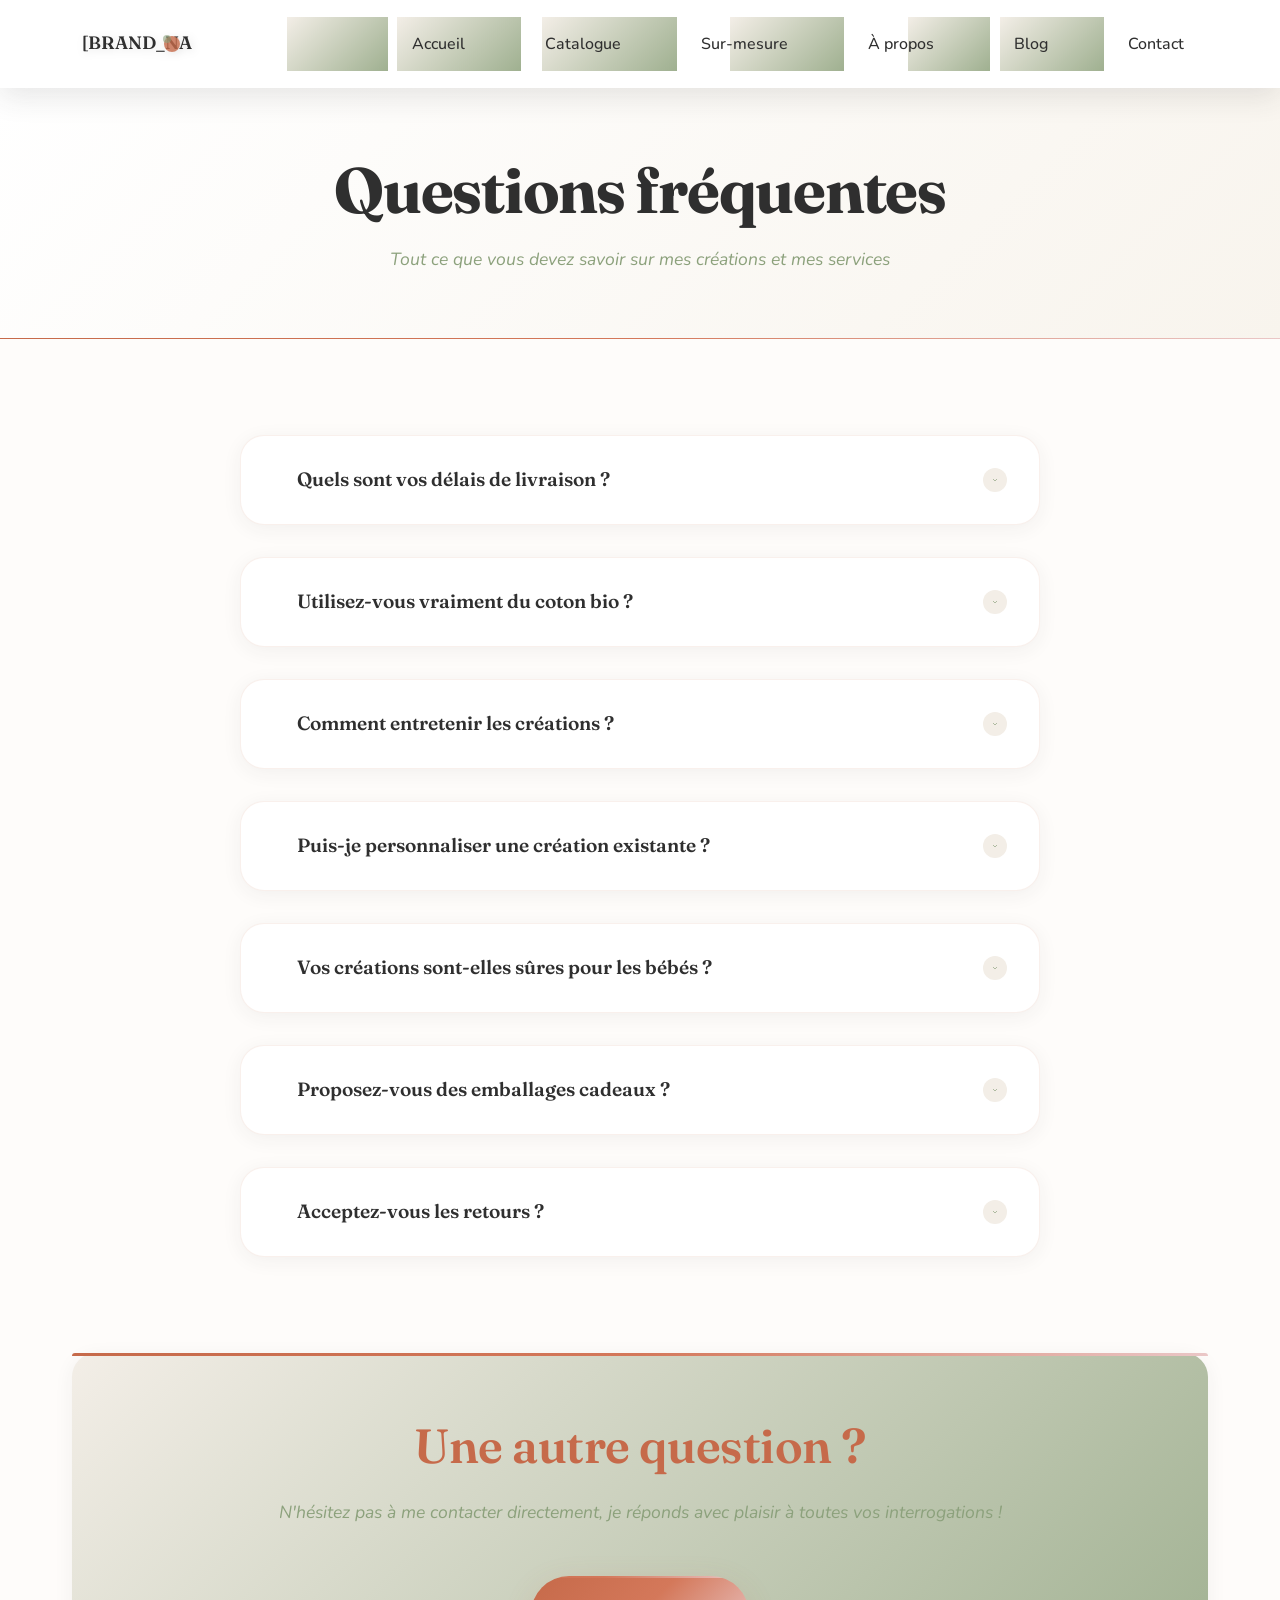
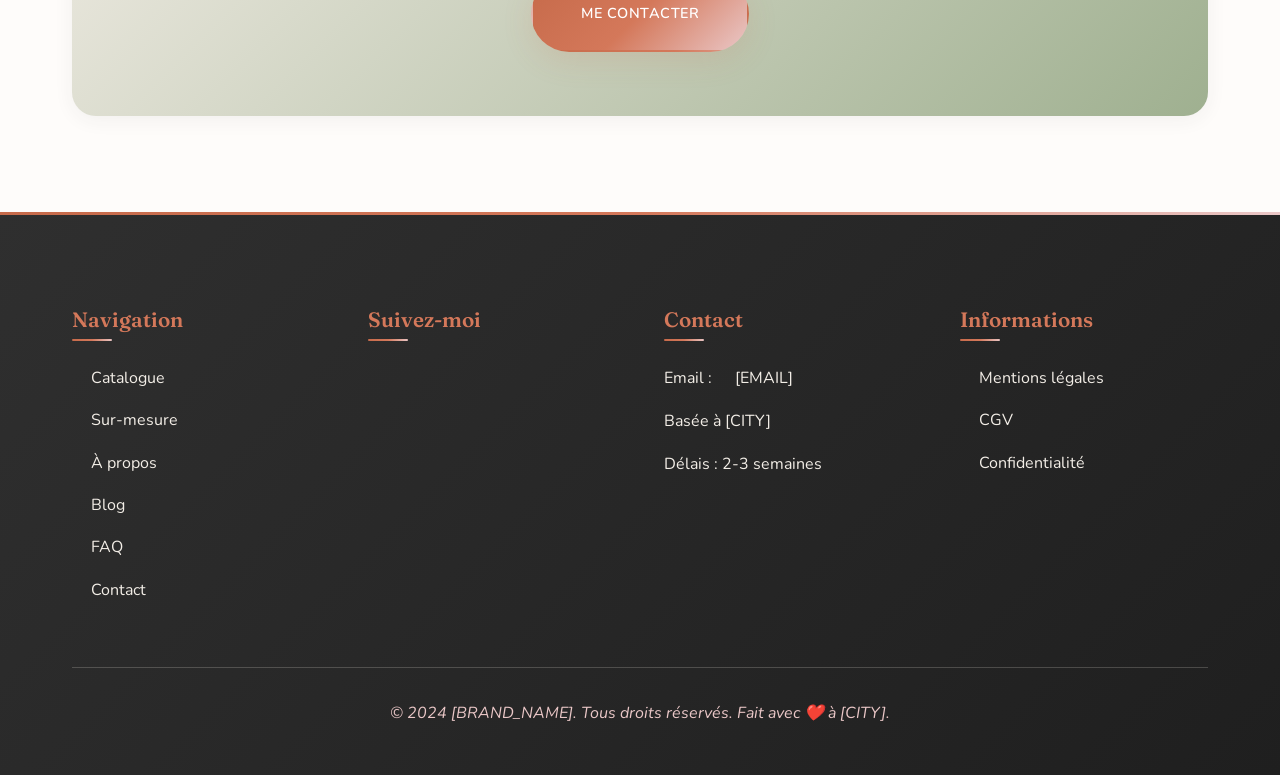
<file: faq.html>
<!DOCTYPE html>
<html lang="fr">
<head>
    <meta charset="UTF-8">
    <meta name="viewport" content="width=device-width, initial-scale=1.0">
    <title>FAQ - Questions fréquentes | [BRAND_NAME]</title>
    <meta name="description" content="Trouvez les réponses aux questions les plus fréquentes sur les créations crochet fait main de [BRAND_NAME] : commandes, délais, entretien, personnalisation.">
    
    <!-- Open Graph -->
    <meta property="og:title" content="FAQ - Questions fréquentes | [BRAND_NAME]">
    <meta property="og:description" content="Toutes les réponses à vos questions sur mes créations crochet fait main : commandes, délais, entretien.">
    <meta property="og:image" content="./assets/img/placeholders/og-faq.jpg">
    <meta property="og:url" content="/faq.html">
    
    <!-- Favicon -->
    <link rel="icon" href="./favicon.svg" type="image/svg+xml">
    
    <!-- Fonts -->
    <link rel="preconnect" href="https://fonts.googleapis.com">
    <link rel="preconnect" href="https://fonts.gstatic.com" crossorigin>
    <link href="https://fonts.googleapis.com/css2?family=Fraunces:ital,opsz,wght@0,9..144,400;0,9..144,600;0,9..144,700;1,9..144,400&family=Nunito:ital,wght@0,300;0,400;0,500;0,600;0,700;1,400&family=Caveat:wght@400;600&display=swap" rel="stylesheet">
    
    <!-- Styles -->
    <link rel="stylesheet" href="./assets/css/style.css">
    
    <!-- FAQ JSON-LD -->
    <script type="application/ld+json">
    {
        "@context": "https://schema.org",
        "@type": "FAQPage",
        "mainEntity": [
            {
                "@type": "Question",
                "name": "Quels sont vos délais de livraison ?",
                "acceptedAnswer": {
                    "@type": "Answer",
                    "text": "Les délais varient selon la complexité de la création : 2 semaines pour les petits accessoires, 2-3 semaines pour les doudous et vêtements, et jusqu'à 4 semaines pour les grosses pièces sur-mesure. Je vous confirme le délai précis lors de la commande."
                }
            },
            {
                "@type": "Question",
                "name": "Utilisez-vous vraiment du coton bio ?",
                "acceptedAnswer": {
                    "@type": "Answer",
                    "text": "Oui, absolument ! J'utilise exclusivement du coton bio certifié GOTS (Global Organic Textile Standard) et de la laine mérinos mulesing-free. Tous mes fils sont sourcés chez des fournisseurs européens respectueux de l'environnement et du bien-être animal."
                }
            },
            {
                "@type": "Question",
                "name": "Comment entretenir les créations ?",
                "acceptedAnswer": {
                    "@type": "Answer",
                    "text": "Lavage en machine à 30°C programme délicat, essorage doux. Séchage à plat à l'ombre. Pas de sèche-linge ni d'eau de javel. Pour les taches tenaces, un peu de savon de Marseille avant le lavage fait des merveilles !"
                }
            },
            {
                "@type": "Question",
                "name": "Puis-je personnaliser une création existante ?",
                "acceptedAnswer": {
                    "@type": "Answer",
                    "text": "Bien sûr ! Chaque création peut être adaptée : changement de couleurs, ajout d'une broderie prénom, modification de taille... Contactez-moi pour en discuter, je vous fais un devis personnalisé sous 48h."
                }
            },
            {
                "@type": "Question",
                "name": "Vos créations sont-elles sûres pour les bébés ?",
                "acceptedAnswer": {
                    "@type": "Answer",
                    "text": "Absolument ! Toutes mes créations respectent les normes CE de sécurité jouets. J'utilise uniquement des yeux brodés (jamais d'éléments rapportés détachables), des coutures renforcées, et des matières testées sans substances nocives."
                }
            },
            {
                "@type": "Question",
                "name": "Proposez-vous des emballages cadeaux ?",
                "acceptedAnswer": {
                    "@type": "Answer",
                    "text": "Oui ! Chaque création est emballée avec soin dans du papier kraft recyclé avec ruban en coton naturel. Pour les cadeaux de naissance, j'ajoute une petite carte personnalisée sur demande (gratuit)."
                }
            },
            {
                "@type": "Question",
                "name": "Acceptez-vous les retours ?",
                "acceptedAnswer": {
                    "@type": "Answer",
                    "text": "Pour les créations catalogue non personnalisées, retour possible sous 14 jours dans l'état d'origine. Les créations sur-mesure ne sont pas reprenables sauf défaut de fabrication. En cas de problème, contactez-moi, nous trouvons toujours une solution !"
                }
            }
        ]
    }
    </script>
</head>

<body>
    <!-- Header -->
    <header class="header" role="banner">
        <div class="container">
            <div class="header__content">
                <a href="/" class="logo" aria-label="Retour à l'accueil">
                    <svg width="120" height="40" viewBox="0 0 120 40" fill="none" xmlns="http://www.w3.org/2000/svg" role="img" aria-labelledby="logo-title">
                        <title id="logo-title">[BRAND_NAME] - Logo</title>
                        <text x="10" y="25" font-family="Fraunces" font-size="18" font-weight="600" fill="var(--charcoal)">[BRAND_NAME]</text>
                        <circle cx="100" cy="20" r="8" fill="var(--terracotta)" opacity="0.8"/>
                        <circle cx="95" cy="15" r="4" fill="var(--sage)" opacity="0.6"/>
                    </svg>
                </a>
                
                <nav class="nav" role="navigation" aria-label="Navigation principale">
                    <button class="nav__toggle" aria-expanded="false" aria-controls="nav-menu" aria-label="Ouvrir le menu">
                        <span></span>
                        <span></span>
                        <span></span>
                    </button>
                    
                    <ul class="nav__menu" id="nav-menu">
                        <li><a href="/" class="nav__link">Accueil</a></li>
                        <li><a href="/catalogue.html" class="nav__link">Catalogue</a></li>
                        <li><a href="/sur-mesure.html" class="nav__link">Sur-mesure</a></li>
                        <li><a href="/a-propos.html" class="nav__link">À propos</a></li>
                        <li><a href="/blog.html" class="nav__link">Blog</a></li>
                        <li><a href="/contact.html" class="nav__link">Contact</a></li>
                    </ul>
                </nav>
            </div>
        </div>
    </header>

    <!-- Main Content -->
    <main role="main">
        <!-- Page Header -->
        <section class="page-header">
            <div class="container">
                <div class="page-header__content">
                    <h1>Questions fréquentes</h1>
                    <p class="page-header__subtitle">Tout ce que vous devez savoir sur mes créations et mes services</p>
                </div>
            </div>
        </section>

        <!-- FAQ Content -->
        <section class="faq-content">
            <div class="container">
                <div class="faq-list">
                    <article class="faq-item">
                        <button class="faq-question" aria-expanded="false">
                            <h3>Quels sont vos délais de livraison ?</h3>
                            <svg class="faq-icon" width="24" height="24" viewBox="0 0 24 24" fill="none" stroke="currentColor" stroke-width="2">
                                <polyline points="6,9 12,15 18,9"></polyline>
                            </svg>
                        </button>
                        <div class="faq-answer">
                            <p>Les délais varient selon la complexité de la création :</p>
                            <ul>
                                <li><strong>2 semaines</strong> pour les petits accessoires (hochets, attache-tétines, chaussons)</li>
                                <li><strong>2-3 semaines</strong> pour les doudous et vêtements</li>
                                <li><strong>3-4 semaines</strong> pour les grosses pièces et créations sur-mesure complexes</li>
                            </ul>
                            <p>Je vous confirme le délai précis lors de la commande. En période de fêtes (novembre-décembre), les délais peuvent être allongés.</p>
                        </div>
                    </article>

                    <article class="faq-item">
                        <button class="faq-question" aria-expanded="false">
                            <h3>Utilisez-vous vraiment du coton bio ?</h3>
                            <svg class="faq-icon" width="24" height="24" viewBox="0 0 24 24" fill="none" stroke="currentColor" stroke-width="2">
                                <polyline points="6,9 12,15 18,9"></polyline>
                            </svg>
                        </button>
                        <div class="faq-answer">
                            <p>Oui, absolument ! J'utilise exclusivement :</p>
                            <ul>
                                <li><strong>Coton bio certifié GOTS</strong> (Global Organic Textile Standard)</li>
                                <li><strong>Laine mérinos mulesing-free</strong> pour le bien-être animal</li>
                                <li><strong>Fibres naturelles</strong> (bambou, lin) quand nécessaire</li>
                            </ul>
                            <p>Tous mes fils sont sourcés chez des fournisseurs européens respectueux de l'environnement. Les certificats sont disponibles sur demande.</p>
                        </div>
                    </article>

                    <article class="faq-item">
                        <button class="faq-question" aria-expanded="false">
                            <h3>Comment entretenir les créations ?</h3>
                            <svg class="faq-icon" width="24" height="24" viewBox="0 0 24 24" fill="none" stroke="currentColor" stroke-width="2">
                                <polyline points="6,9 12,15 18,9"></polyline>
                            </svg>
                        </button>
                        <div class="faq-answer">
                            <p><strong>Instructions d'entretien :</strong></p>
                            <ul>
                                <li>Lavage en machine à <strong>30°C maximum</strong>, programme délicat</li>
                                <li>Essorage doux (800 tours max)</li>
                                <li>Séchage à plat, à l'ombre</li>
                                <li><strong>Pas de sèche-linge</strong> ni d'eau de javel</li>
                                <li>Pour les taches : un peu de savon de Marseille avant le lavage</li>
                            </ul>
                            <p>Une petite carte d'entretien est fournie avec chaque création !</p>
                        </div>
                    </article>

                    <article class="faq-item">
                        <button class="faq-question" aria-expanded="false">
                            <h3>Puis-je personnaliser une création existante ?</h3>
                            <svg class="faq-icon" width="24" height="24" viewBox="0 0 24 24" fill="none" stroke="currentColor" stroke-width="2">
                                <polyline points="6,9 12,15 18,9"></polyline>
                            </svg>
                        </button>
                        <div class="faq-answer">
                            <p>Bien sûr ! Toutes mes créations peuvent être adaptées :</p>
                            <ul>
                                <li><strong>Changement de couleurs</strong> selon votre décoration</li>
                                <li><strong>Broderie du prénom</strong> (gratuite sur les doudous)</li>
                                <li><strong>Modification de taille</strong> si techniquement possible</li>
                                <li><strong>Ajout d'éléments</strong> (hochet intégré, pocket secret...)</li>
                            </ul>
                            <p>Contactez-moi avec votre idée, je vous fais un devis personnalisé sous 48h !</p>
                        </div>
                    </article>

                    <article class="faq-item">
                        <button class="faq-question" aria-expanded="false">
                            <h3>Vos créations sont-elles sûres pour les bébés ?</h3>
                            <svg class="faq-icon" width="24" height="24" viewBox="0 0 24 24" fill="none" stroke="currentColor" stroke-width="2">
                                <polyline points="6,9 12,15 18,9"></polyline>
                            </svg>
                        </button>
                        <div class="faq-answer">
                            <p><strong>Sécurité garantie !</strong> Toutes mes créations respectent les normes CE :</p>
                            <ul>
                                <li><strong>Yeux brodés exclusivement</strong> (jamais d'éléments détachables)</li>
                                <li><strong>Coutures renforcées</strong> à tous les points critiques</li>
                                <li><strong>Matières testées</strong> sans substances nocives</li>
                                <li><strong>Rembourrages</strong> certifiés Oeko-Tex Standard 100</li>
                                <li><strong>Tailles adaptées</strong> pour éviter les risques d'étouffement</li>
                            </ul>
                            <p>La sécurité de vos petits est ma priorité absolue !</p>
                        </div>
                    </article>

                    <article class="faq-item">
                        <button class="faq-question" aria-expanded="false">
                            <h3>Proposez-vous des emballages cadeaux ?</h3>
                            <svg class="faq-icon" width="24" height="24" viewBox="0 0 24 24" fill="none" stroke="currentColor" stroke-width="2">
                                <polyline points="6,9 12,15 18,9"></polyline>
                            </svg>
                        </button>
                        <div class="faq-answer">
                            <p><strong>Emballage soigné inclus !</strong> Chaque création est présentée dans :</p>
                            <ul>
                                <li><strong>Papier kraft recyclé</strong> avec ruban en coton naturel</li>
                                <li><strong>Carte de présentation</strong> de l'artisane (moi !)</li>
                                <li><strong>Instructions d'entretien</strong> illustrées</li>
                                <li><strong>Carte personnalisée</strong> pour les cadeaux de naissance (gratuit sur demande)</li>
                            </ul>
                            <p>Pas de plastique, que des matériaux recyclables et beaux !</p>
                        </div>
                    </article>

                    <article class="faq-item">
                        <button class="faq-question" aria-expanded="false">
                            <h3>Acceptez-vous les retours ?</h3>
                            <svg class="faq-icon" width="24" height="24" viewBox="0 0 24 24" fill="none" stroke="currentColor" stroke-width="2">
                                <polyline points="6,9 12,15 18,9"></polyline>
                            </svg>
                        </button>
                        <div class="faq-answer">
                            <p><strong>Politique de retour :</strong></p>
                            <ul>
                                <li><strong>Créations catalogue</strong> : retour possible sous 14 jours dans l'état d'origine</li>
                                <li><strong>Créations sur-mesure</strong> : non reprises sauf défaut de fabrication</li>
                                <li><strong>Frais de retour</strong> à votre charge (sauf notre erreur)</li>
                                <li><strong>Remboursement</strong> sous 7 jours après réception</li>
                            </ul>
                            <p>En cas de problème, contactez-moi d'abord : nous trouvons toujours une solution à l'amiable !</p>
                        </div>
                    </article>
                </div>

                <!-- Contact CTA -->
                <div class="faq-cta">
                    <h2>Une autre question ?</h2>
                    <p>N'hésitez pas à me contacter directement, je réponds avec plaisir à toutes vos interrogations !</p>
                    <a href="/contact.html" class="btn btn--primary">Me contacter</a>
                </div>
            </div>
        </section>
    </main>

    <!-- Footer -->
    <footer class="footer" role="contentinfo">
        <div class="container">
            <div class="footer__content">
                <div class="footer__section">
                    <h3>Navigation</h3>
                    <ul>
                        <li><a href="/catalogue.html">Catalogue</a></li>
                        <li><a href="/sur-mesure.html">Sur-mesure</a></li>
                        <li><a href="/a-propos.html">À propos</a></li>
                        <li><a href="/blog.html">Blog</a></li>
                        <li><a href="/faq.html">FAQ</a></li>
                        <li><a href="/contact.html">Contact</a></li>
                    </ul>
                </div>
                
                <div class="footer__section">
                    <h3>Suivez-moi</h3>
                    <div class="social-links">
                        <a href="[INSTAGRAM]" target="_blank" rel="noopener noreferrer" aria-label="Suivre sur Instagram">
                            <svg width="24" height="24" viewBox="0 0 24 24" fill="currentColor">
                                <path d="M12 2.163c3.204 0 3.584.012 4.85.07 3.252.148 4.771 1.691 4.919 4.919.058 1.265.069 1.645.069 4.849 0 3.205-.012 3.584-.069 4.849-.149 3.225-1.664 4.771-4.919 4.919-1.266.058-1.644.07-4.85.07-3.204 0-3.584-.012-4.849-.07-3.26-.149-4.771-1.699-4.919-4.92-.058-1.265-.07-1.644-.07-4.849 0-3.204.013-3.583.07-4.849.149-3.227 1.664-4.771 4.919-4.919 1.266-.057 1.645-.069 4.849-.069zm0-2.163c-3.259 0-3.667.014-4.947.072-4.358.2-6.78 2.618-6.98 6.98-.059 1.281-.073 1.689-.073 4.948 0 3.259.014 3.668.072 4.948.2 4.358 2.618 6.78 6.98 6.98 1.281.058 1.689.072 4.948.072 3.259 0 3.668-.014 4.948-.072 4.354-.2 6.782-2.618 6.979-6.98.059-1.28.073-1.689.073-4.948 0-3.259-.014-3.667-.072-4.947-.196-4.354-2.617-6.78-6.979-6.98-1.281-.059-1.69-.073-4.949-.073zm0 5.838c-3.403 0-6.162 2.759-6.162 6.162s2.759 6.163 6.162 6.163 6.162-2.759 6.162-6.163c0-3.403-2.759-6.162-6.162-6.162zm0 10.162c-2.209 0-4-1.79-4-4 0-2.209 1.791-4 4-4s4 1.791 4 4c0 2.21-1.791 4-4 4zm6.406-11.845c-.796 0-1.441.645-1.441 1.44s.645 1.44 1.441 1.44c.795 0 1.439-.645 1.439-1.44s-.644-1.44-1.439-1.44z"/>
                            </svg>
                        </a>
                        <a href="[ETSY_URL]" target="_blank" rel="noopener noreferrer" aria-label="Boutique Etsy" id="etsy-link" style="display: none;">
                            <svg width="24" height="24" viewBox="0 0 24 24" fill="currentColor">
                                <path d="M9.16 12.975h2.753v-.48c0-.762-.283-1.127-.849-1.127-.566 0-.849.365-.849 1.127v.48zm6.779-3.391a1.102 1.102 0 0 0-1.103-1.103h-.198v2.206h.198a1.103 1.103 0 0 0 1.103-1.103zM24 12c0 6.627-5.373 12-12 12S0 18.627 0 12 5.373 0 12 0s12 5.373 12 12zM8.566 7.475c-.97 0-1.724.32-2.264.96l.566 1.018c.34-.48.717-.72 1.132-.72.415 0 .594.24.594.72v.48H6.94c-1.131 0-1.698.72-1.698 1.681 0 .96.566 1.681 1.698 1.681h1.153c.566 0 .905-.24 1.132-.72v.48h1.508V9.155c0-1.121-.623-1.68-1.168-1.68zm2.717-1.92v2.16h1.508V5.555H11.283zm3.206 3.36c0-1.44.906-2.4 2.264-2.4s2.264.96 2.264 2.4-.906 2.4-2.264 2.4-2.264-.96-2.264-2.4zm4.906-2.16v.48c.34-.48.717-.72 1.132-.72.415 0 .594.24.594.72v4.32h1.508V9.635c0-1.121-.623-1.68-1.698-1.68-.566 0-1.036.24-1.244.72V6.755h-1.292z"/>
                            </svg>
                        </a>
                    </div>
                </div>
                
                <div class="footer__section">
                    <h3>Contact</h3>
                    <p>Email : <a href="mailto:[EMAIL]">[EMAIL]</a></p>
                    <p>Basée à [CITY]</p>
                    <p>Délais : 2-3 semaines</p>
                </div>
                
                <div class="footer__section">
                    <h3>Informations</h3>
                    <ul>
                        <li><a href="/mentions-legales.html">Mentions légales</a></li>
                        <li><a href="/cgv.html">CGV</a></li>
                        <li><a href="/politique-confidentialite.html">Confidentialité</a></li>
                    </ul>
                </div>
            </div>
            
            <div class="footer__bottom">
                <p>&copy; 2024 [BRAND_NAME]. Tous droits réservés. Fait avec ❤️ à [CITY].</p>
            </div>
        </div>
    </footer>

    <!-- Scripts -->
    <script defer src="./assets/js/main.js"></script>

    <style>
        /* FAQ-specific styles */
        .page-header {
            background-color: var(--white);
            padding: var(--space-2xl) 0;
            text-align: center;
        }
        
        .page-header__subtitle {
            font-size: 1.1rem;
            color: var(--sage);
            max-width: 600px;
            margin: 0 auto;
        }
        
        .faq-content {
            padding: var(--space-3xl) 0;
        }
        
        .faq-list {
            max-width: 800px;
            margin: 0 auto var(--space-3xl);
        }
        
        .faq-item {
            background-color: var(--white);
            border-radius: var(--radius-lg);
            box-shadow: var(--shadow-soft);
            margin-bottom: var(--space-lg);
            overflow: hidden;
        }
        
        .faq-question {
            width: 100%;
            padding: var(--space-lg);
            background: none;
            border: none;
            text-align: left;
            cursor: pointer;
            display: flex;
            align-items: center;
            justify-content: space-between;
            transition: background-color var(--transition-fast);
        }
        
        .faq-question:hover,
        .faq-question:focus {
            background-color: var(--ecru);
        }
        
        .faq-question h3 {
            color: var(--charcoal);
            margin: 0;
            font-size: 1.2rem;
        }
        
        .faq-icon {
            color: var(--sage);
            flex-shrink: 0;
            transition: transform var(--transition-normal);
        }
        
        .faq-item--open .faq-icon {
            transform: rotate(180deg);
        }
        
        .faq-answer {
            padding: 0 var(--space-lg) var(--space-lg);
            display: none;
            color: var(--charcoal);
            line-height: 1.6;
        }
        
        .faq-item--open .faq-answer {
            display: block;
        }
        
        .faq-answer ul {
            list-style: disc;
            margin-left: var(--space-lg);
            margin-bottom: var(--space-sm);
        }
        
        .faq-answer li {
            margin-bottom: var(--space-xs);
        }
        
        .faq-cta {
            text-align: center;
            background-color: var(--white);
            padding: var(--space-2xl);
            border-radius: var(--radius-lg);
            box-shadow: var(--shadow-soft);
        }
        
        .faq-cta h2 {
            color: var(--terracotta);
            margin-bottom: var(--space-md);
        }
        
        .faq-cta p {
            color: var(--sage);
            margin-bottom: var(--space-xl);
            font-size: 1.1rem;
        }
        
        @media (max-width: 767px) {
            .faq-question {
                padding: var(--space-md);
            }
            
            .faq-question h3 {
                font-size: 1.1rem;
            }
            
            .faq-answer {
                padding: 0 var(--space-md) var(--space-md);
            }
            
            .faq-cta {
                padding: var(--space-xl);
            }
        }
    </style>
</body>
</html>
</file>
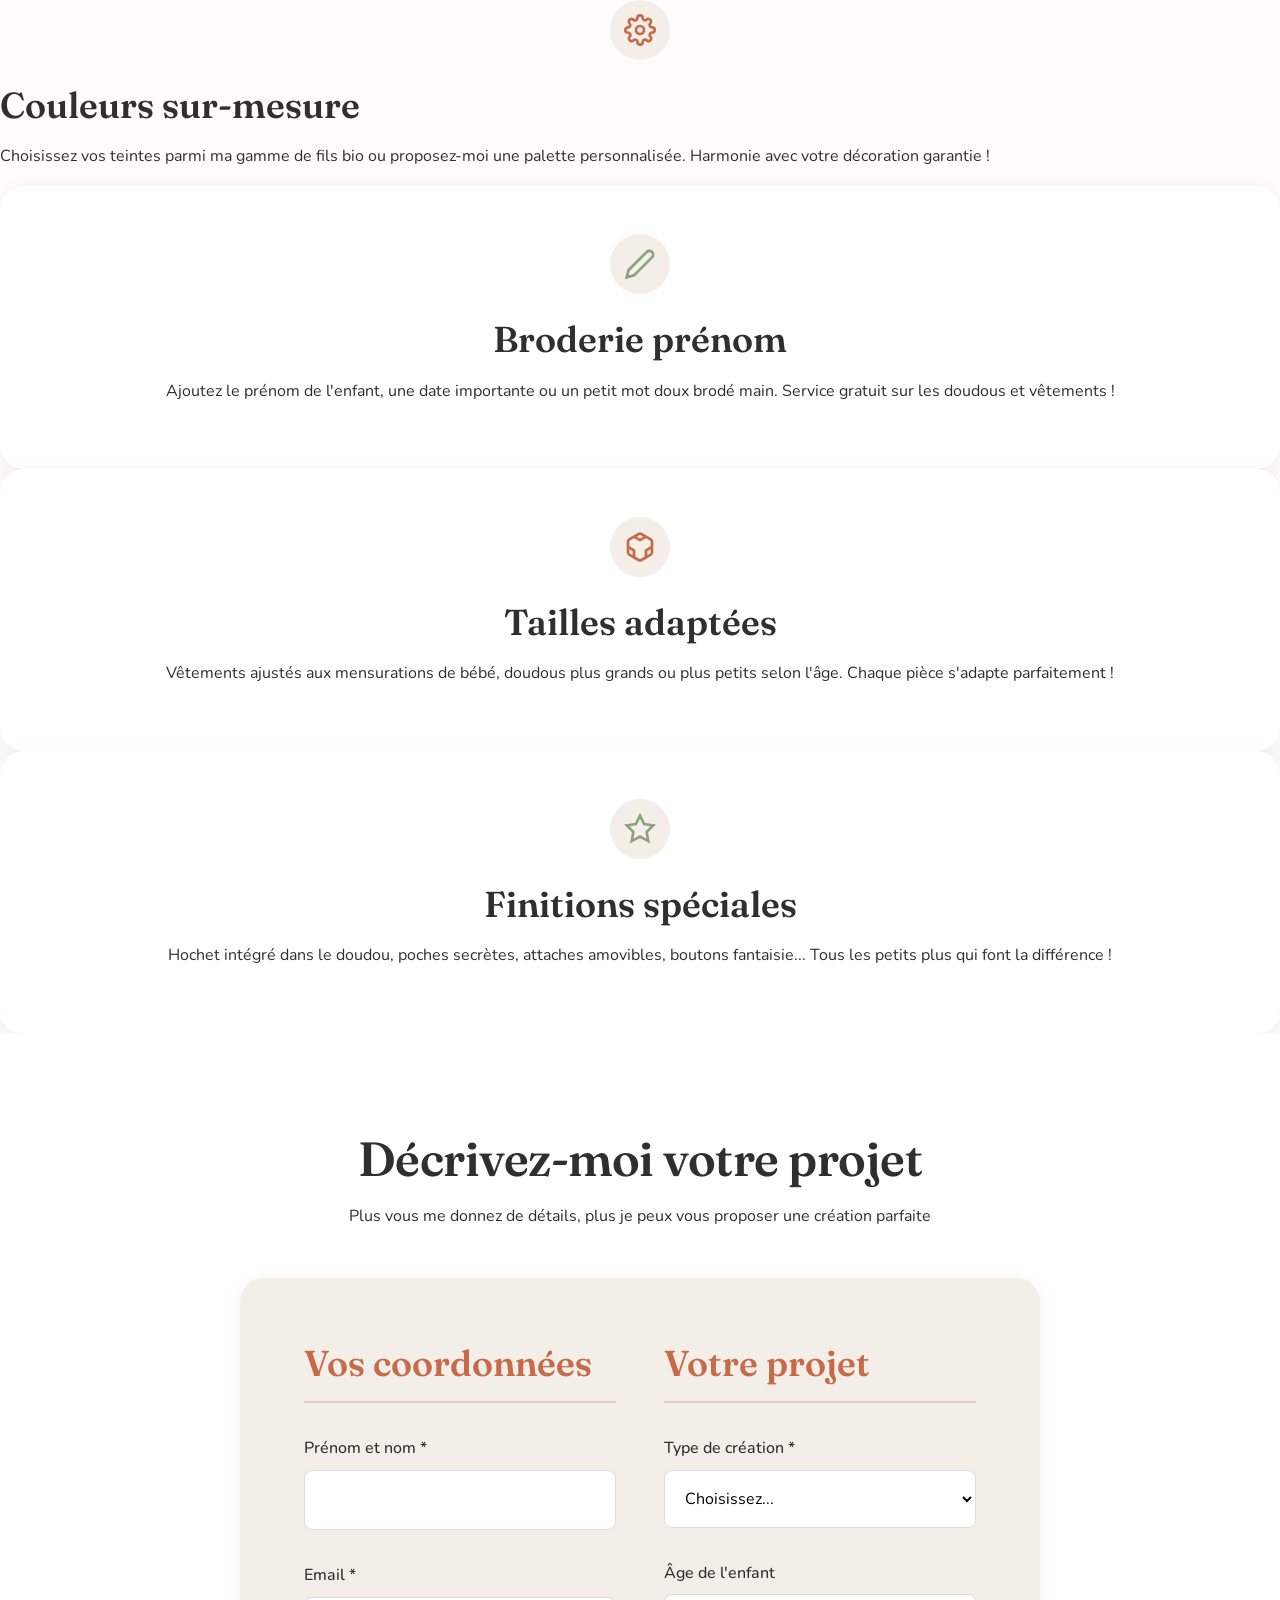
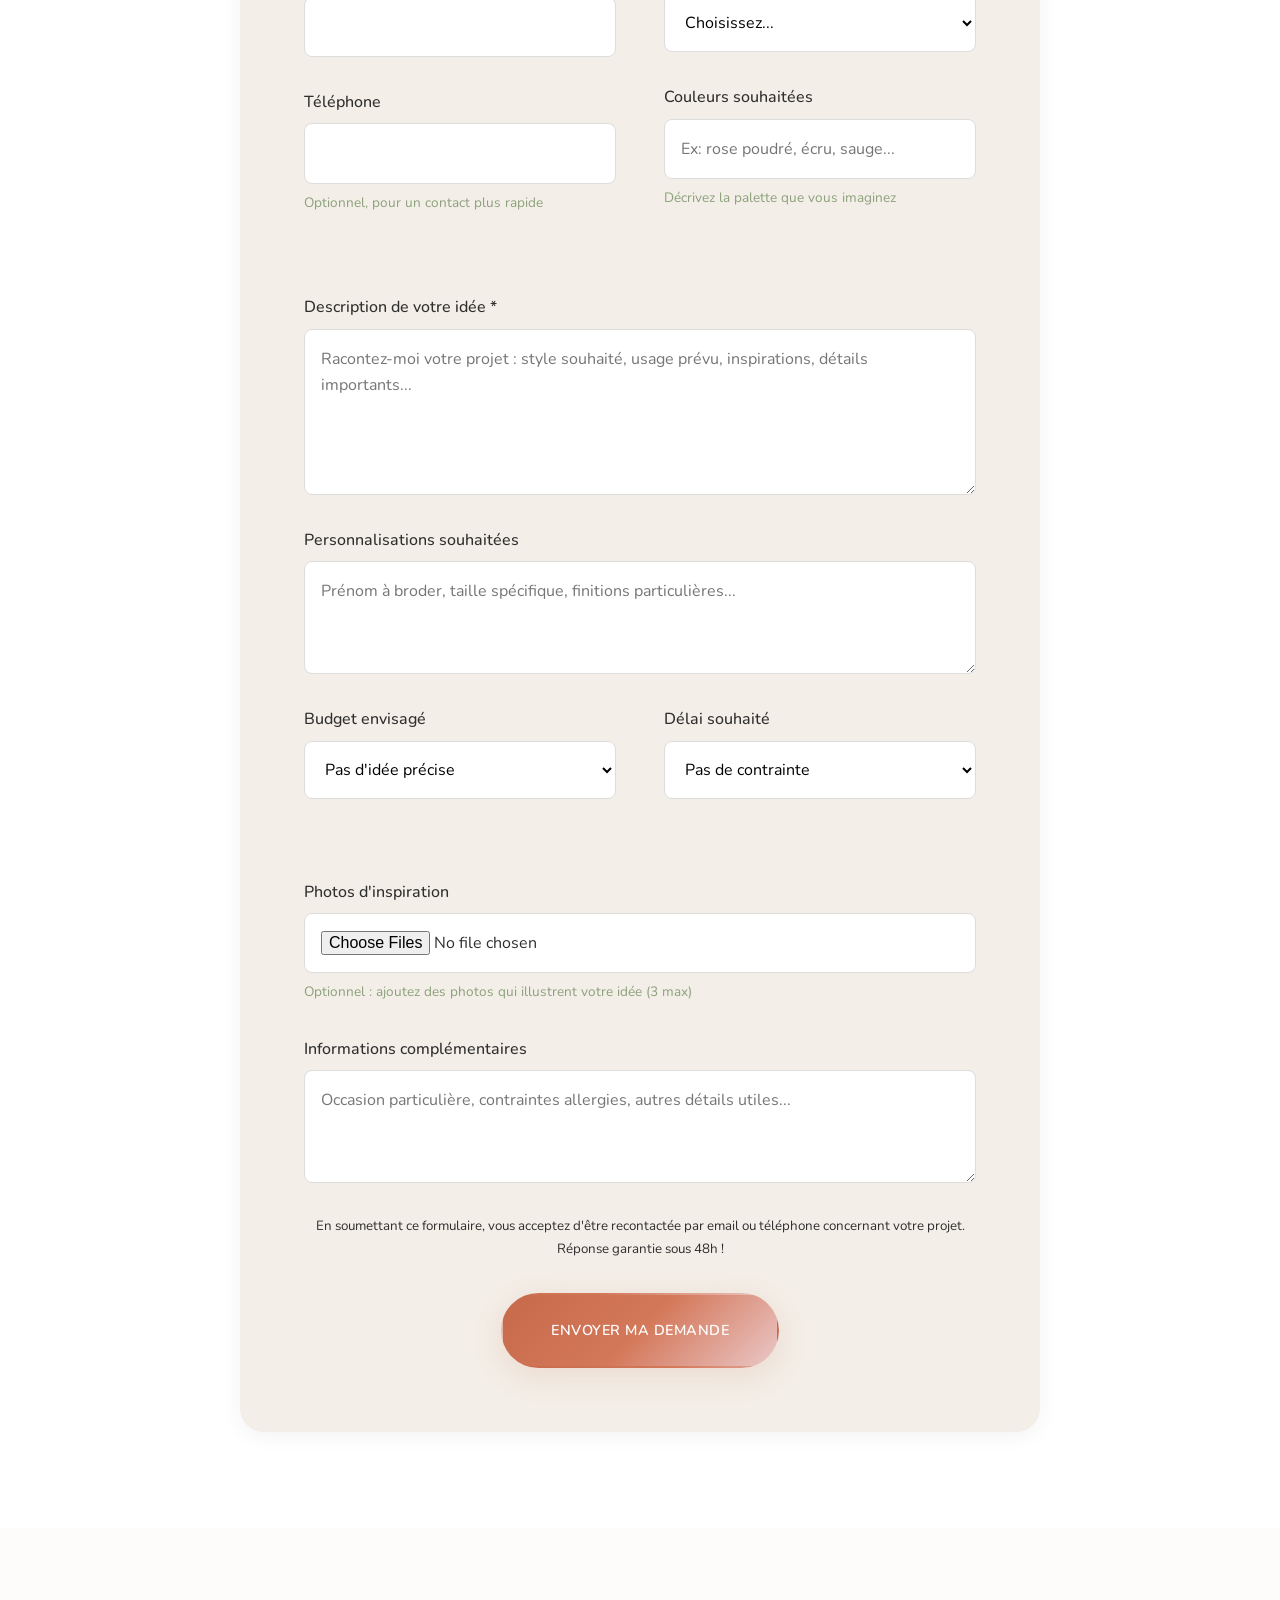
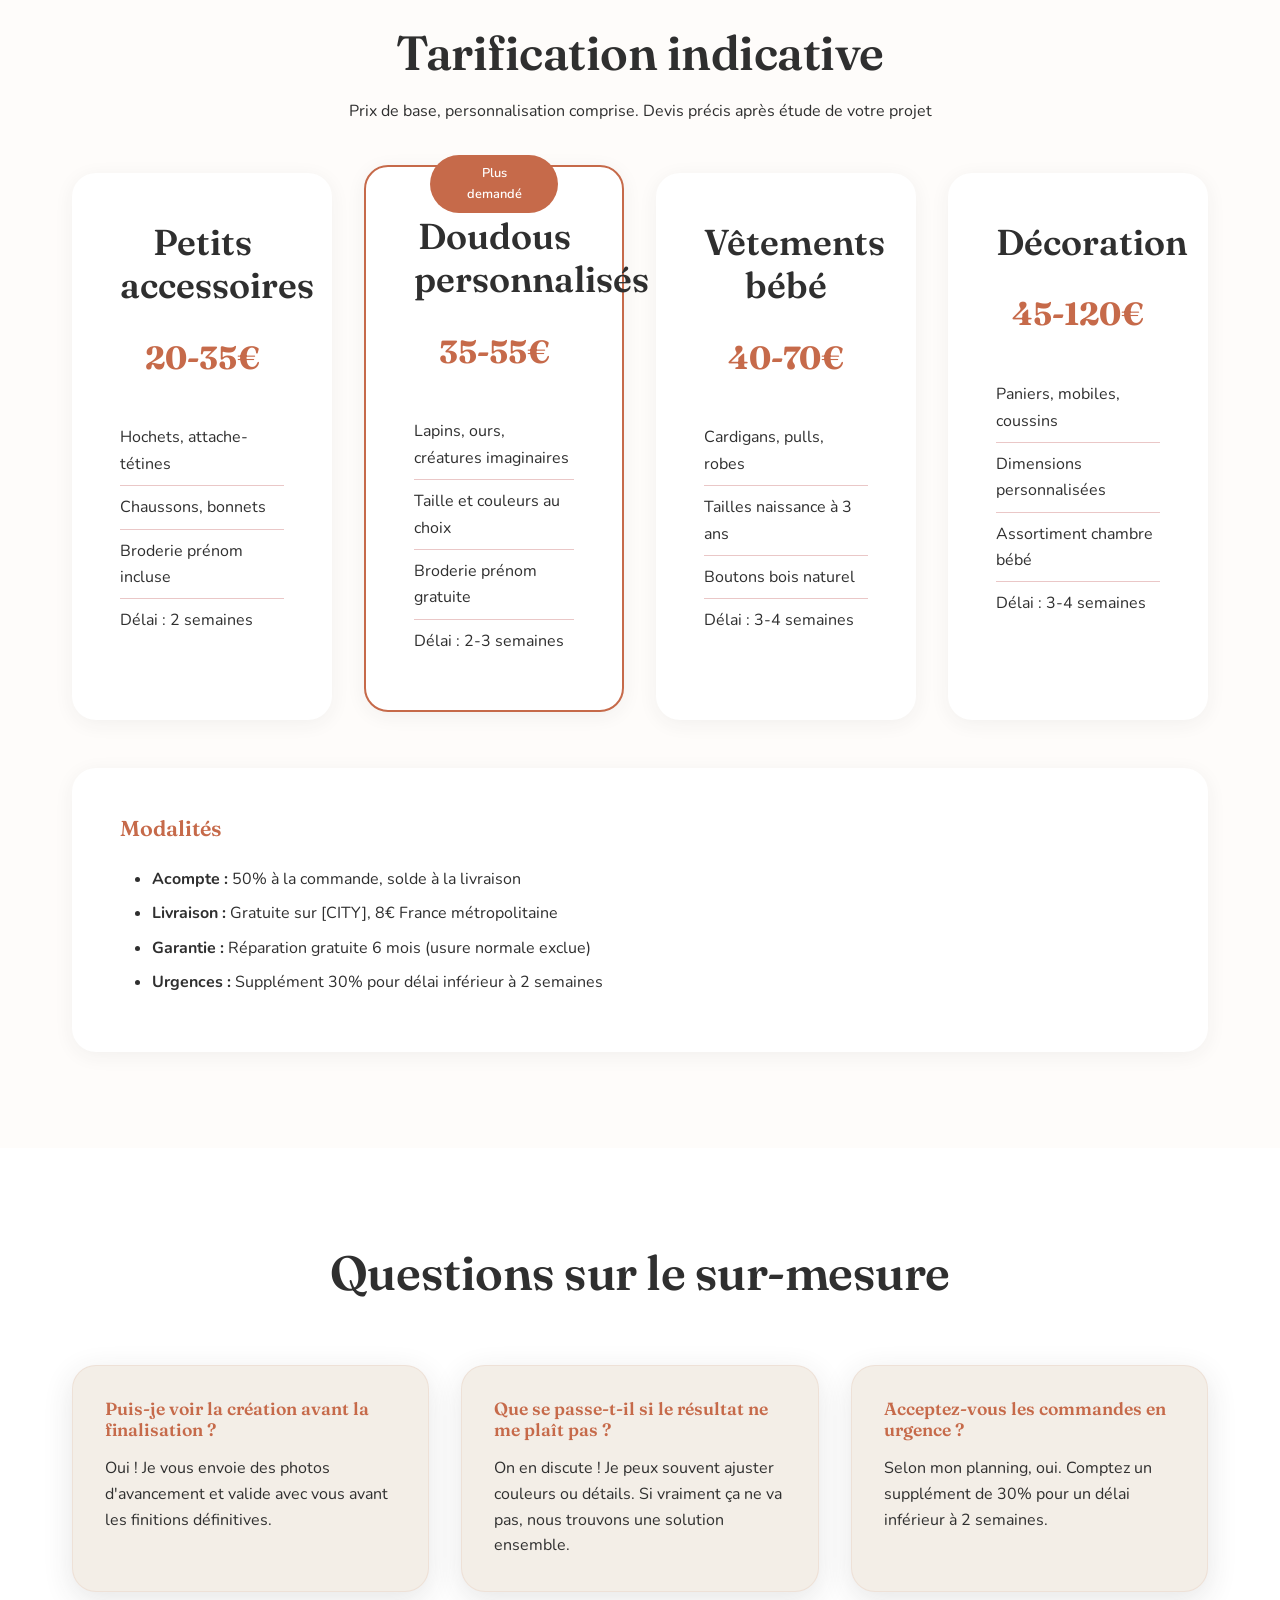
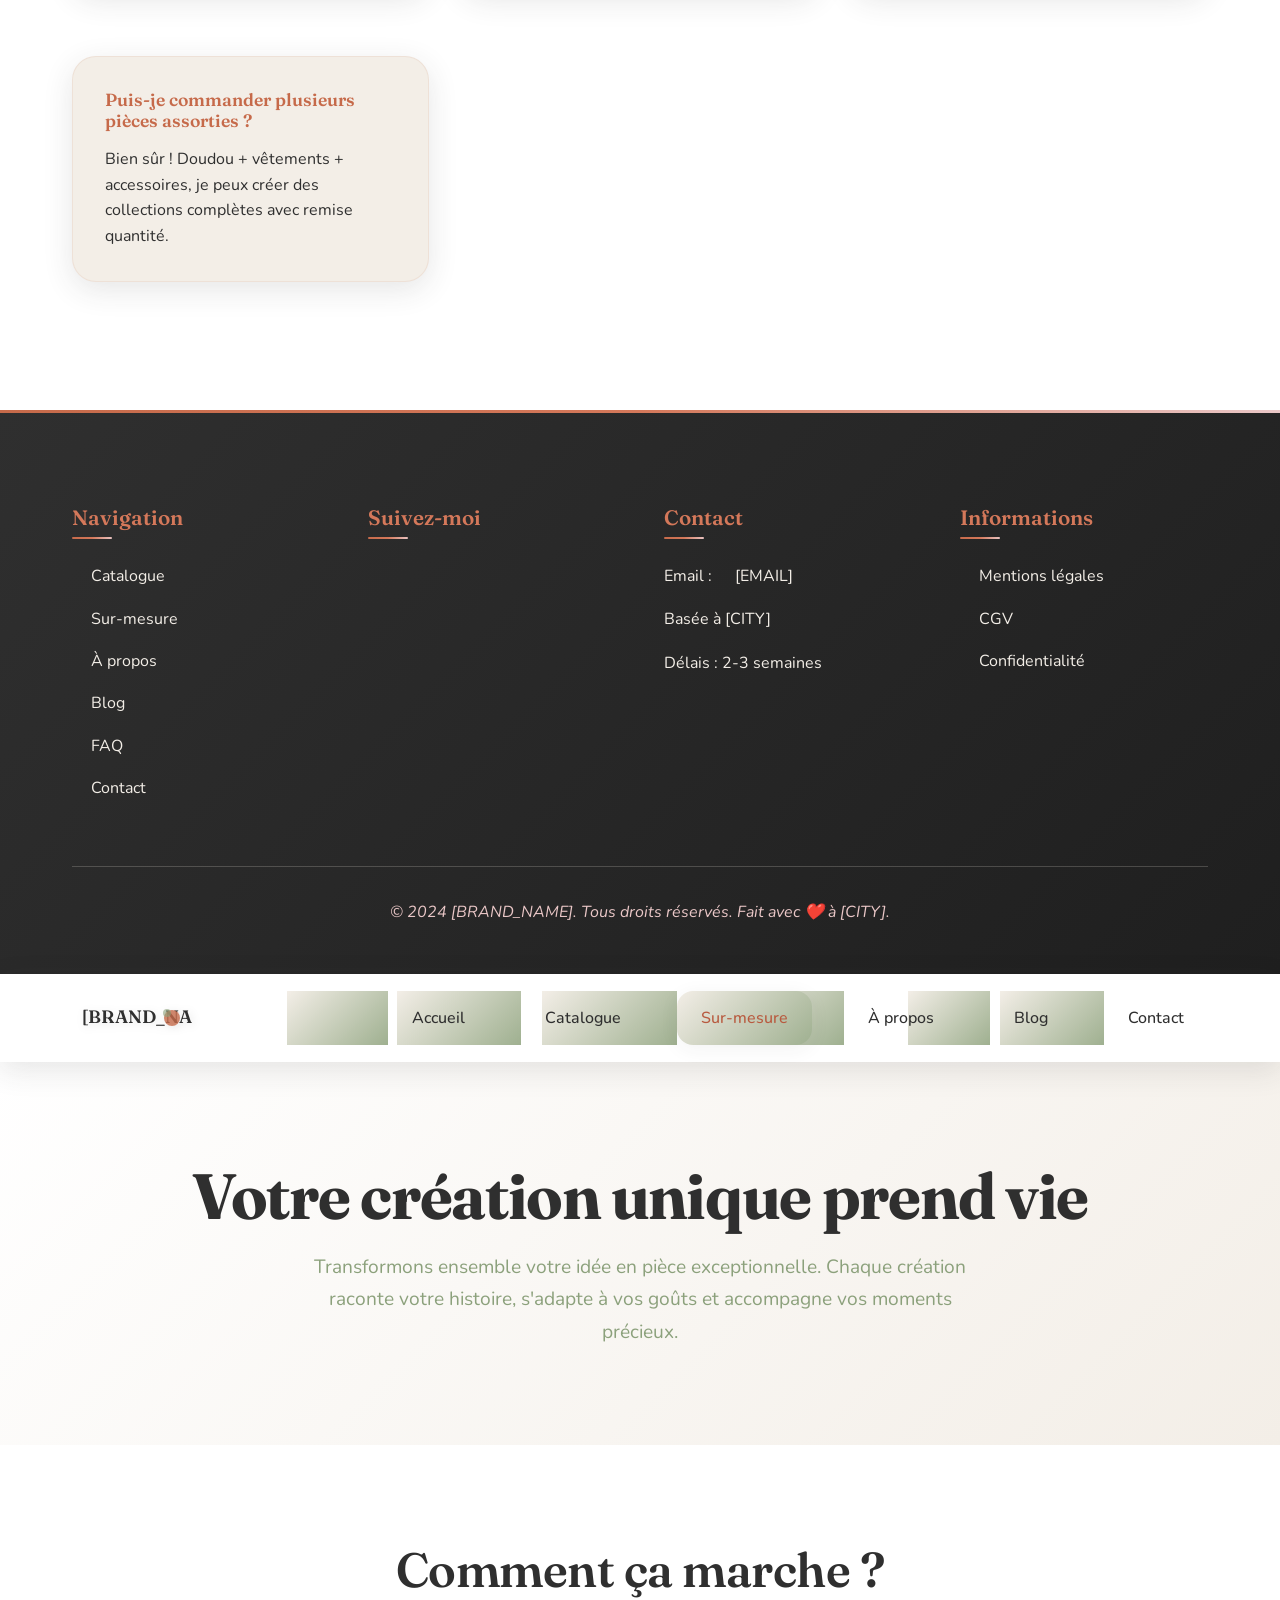
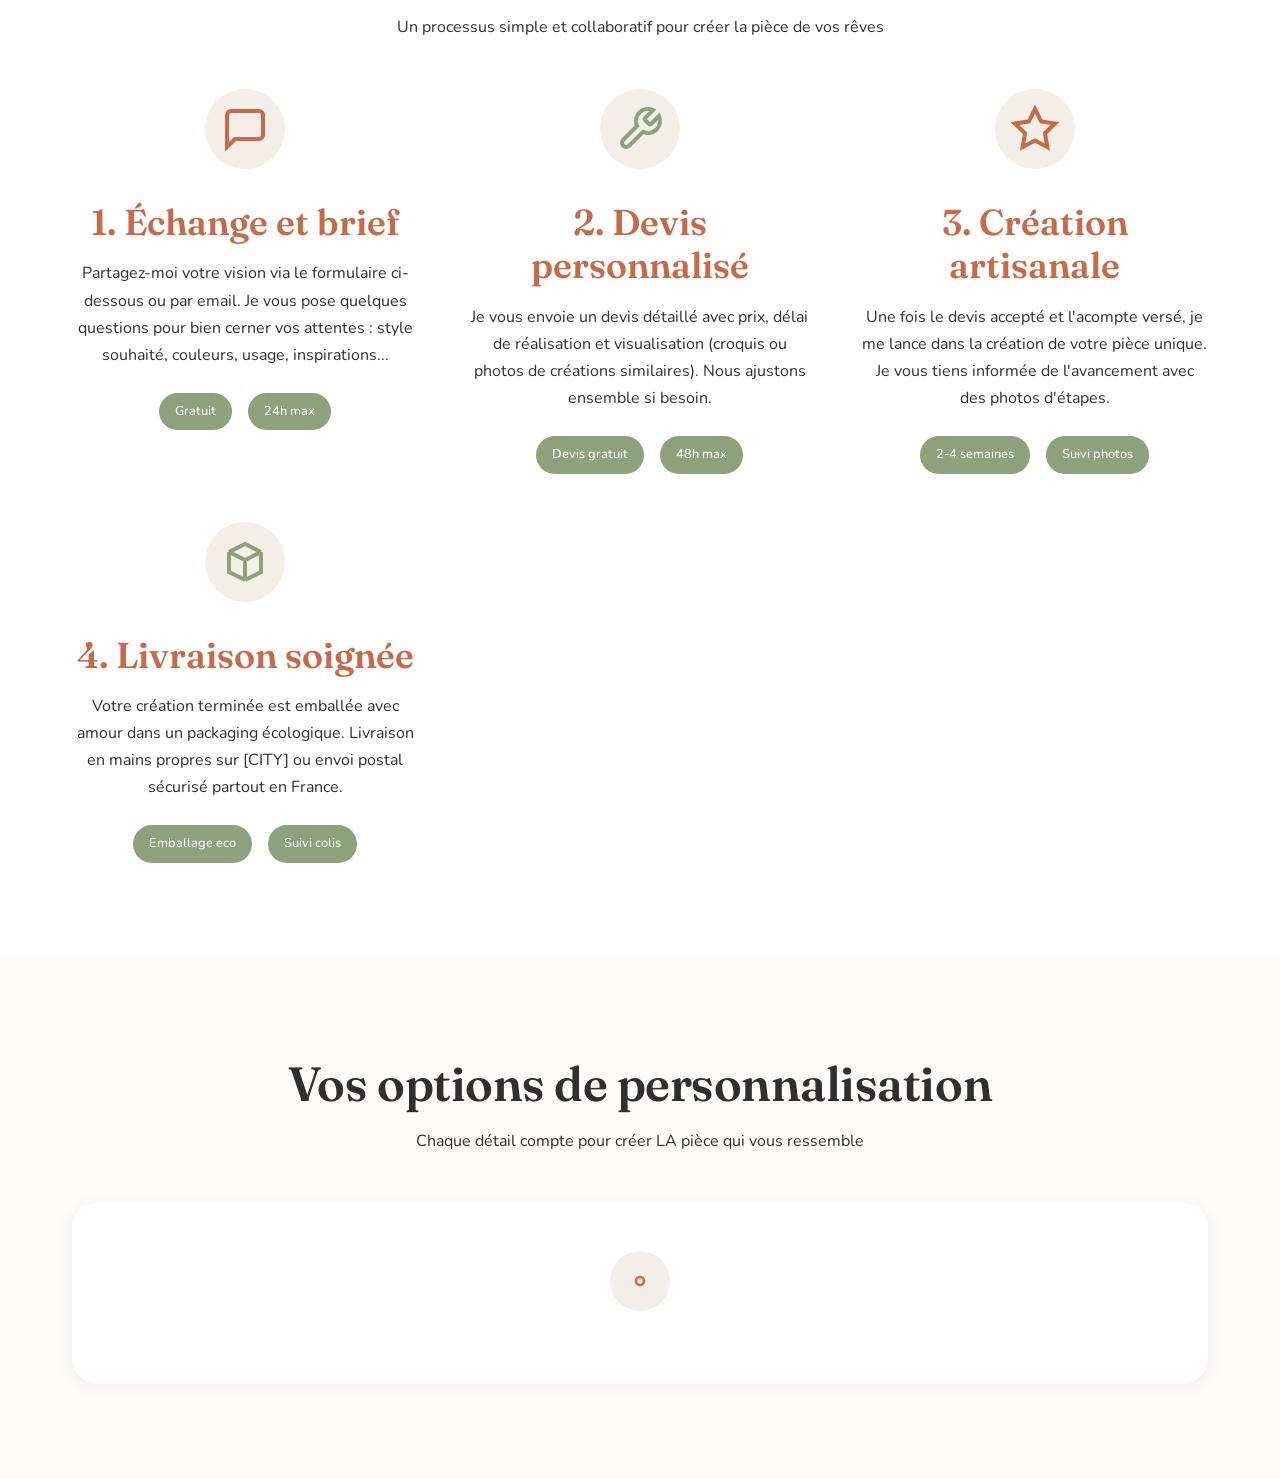
<file: sur-mesure.html>
<div class="option-card__icon">
                            <svg width="32" height="32" viewBox="0 0 24 24" fill="none" stroke="var(--terracotta)" stroke-width="2">
                                <circle cx="12" cy="12" r="3"/>
                                <path d="M19.4 15a1.65 1.65 0 0 0 .33 1.82l.06.06a2 2 0 0 1 0 2.83 2 2 0 0 1-2.83 0l-.06-.06a1.65 1.65 0 0 0-1.82-.33 1.65 1.65 0 0 0-1 1.51V21a2 2 0 0 1-2 2 2 2 0 0 1-2-2v-.09A1.65 1.65 0 0 0 9 19.4a1.65 1.65 0 0 0-1.82.33l-.06.06a2 2 0 0 1-2.83 0 2 2 0 0 1 0-2.83l.06-.06a1.65 1.65 0 0 0 .33-1.82 1.65 1.65 0 0 0-1.51-1H3a2 2 0 0 1-2-2 2 2 0 0 1 2-2h.09A1.65 1.65 0 0 0 4.6 9a1.65 1.65 0 0 0-.33-1.82l-.06-.06a2 2 0 0 1 0-2.83 2 2 0 0 1 2.83 0l.06.06a1.65 1.65 0 0 0 1.82.33H9a1.65 1.65 0 0 0 1-1.51V3a2 2 0 0 1 2-2 2 2 0 0 1 2 2v.09a1.65 1.65 0 0 0 1 1.51 1.65 1.65 0 0 0 1.82-.33l.06-.06a2 2 0 0 1 2.83 0 2 2 0 0 1 0 2.83l-.06.06a1.65 1.65 0 0 0-.33 1.82V9a1.65 1.65 0 0 0 1.51 1H21a2 2 0 0 1 2 2 2 2 0 0 1-2 2h-.09a1.65 1.65 0 0 0-1.51 1z"/>
                            </svg>
                        </div>
                        <div class="option-card__content">
                            <h3>Couleurs sur-mesure</h3>
                            <p>Choisissez vos teintes parmi ma gamme de fils bio ou proposez-moi une palette personnalisée. Harmonie avec votre décoration garantie !</p>
                        </div>
                    </div>
                    
                    <div class="option-card">
                        <div class="option-card__icon">
                            <svg width="32" height="32" viewBox="0 0 24 24" fill="none" stroke="var(--sage)" stroke-width="2">
                                <path d="M17 3a2.828 2.828 0 1 1 4 4L7.5 20.5 2 22l1.5-5.5L17 3z"/>
                            </svg>
                        </div>
                        <div class="option-card__content">
                            <h3>Broderie prénom</h3>
                            <p>Ajoutez le prénom de l'enfant, une date importante ou un petit mot doux brodé main. Service gratuit sur les doudous et vêtements !</p>
                        </div>
                    </div>
                    
                    <div class="option-card">
                        <div class="option-card__icon">
                            <svg width="32" height="32" viewBox="0 0 24 24" fill="none" stroke="var(--terracotta)" stroke-width="2">
                                <path d="M21 16V8a2 2 0 0 0-1-1.73l-7-4a2 2 0 0 0-2 0l-7 4A2 2 0 0 0 3 8v8a2 2 0 0 0 1 1.73l7 4a2 2 0 0 0 2 0l7-4A2 2 0 0 0 21 16z"/>
                                <polyline points="7.5,4.21 12,6.81 16.5,4.21"/>
                                <polyline points="7.5,19.79 7.5,14.6 3,12"/>
                                <polyline points="21,12 16.5,14.6 16.5,19.79"/>
                            </svg>
                        </div>
                        <div class="option-card__content">
                            <h3>Tailles adaptées</h3>
                            <p>Vêtements ajustés aux mensurations de bébé, doudous plus grands ou plus petits selon l'âge. Chaque pièce s'adapte parfaitement !</p>
                        </div>
                    </div>
                    
                    <div class="option-card">
                        <div class="option-card__icon">
                            <svg width="32" height="32" viewBox="0 0 24 24" fill="none" stroke="var(--sage)" stroke-width="2">
                                <path d="M12 2l3.09 6.26L22 9.27l-5 4.87 1.18 6.88L12 17.77l-6.18 3.25L7 14.14 2 9.27l6.91-1.01L12 2z"/>
                            </svg>
                        </div>
                        <div class="option-card__content">
                            <h3>Finitions spéciales</h3>
                            <p>Hochet intégré dans le doudou, poches secrètes, attaches amovibles, boutons fantaisie... Tous les petits plus qui font la différence !</p>
                        </div>
                    </div>
                </div>
            </div>
        </section>

        <!-- Custom Form -->
        <section class="custom-form-section">
            <div class="container">
                <header class="section-header">
                    <h2>Décrivez-moi votre projet</h2>
                    <p class="section-subtitle">Plus vous me donnez de détails, plus je peux vous proposer une création parfaite</p>
                </header>
                
                <form class="custom-form" method="post" action="mailto:[EMAIL]" enctype="text/plain">
                    <div class="form-grid">
                        <!-- Contact Info -->
                        <div class="form-section">
                            <h3>Vos coordonnées</h3>
                            <div class="form-group">
                                <label for="nom">Prénom et nom *</label>
                                <input type="text" id="nom" name="nom" required>
                            </div>
                            
                            <div class="form-group">
                                <label for="email">Email *</label>
                                <input type="email" id="email" name="email" required>
                            </div>
                            
                            <div class="form-group">
                                <label for="telephone">Téléphone</label>
                                <input type="tel" id="telephone" name="telephone">
                                <small>Optionnel, pour un contact plus rapide</small>
                            </div>
                        </div>
                        
                        <!-- Project Details -->
                        <div class="form-section">
                            <h3>Votre projet</h3>
                            <div class="form-group">
                                <label for="type-creation">Type de création *</label>
                                <select id="type-creation" name="type-creation" required>
                                    <option value="">Choisissez...</option>
                                    <option value="doudou">Doudou personnalisé</option>
                                    <option value="vetement">Vêtement bébé</option>
                                    <option value="accessoire">Accessoire (hochet, attache-tétine...)</option>
                                    <option value="decoration">Décoration (mobile, panier...)</option>
                                    <option value="autre">Autre projet</option>
                                </select>
                            </div>
                            
                            <div class="form-group">
                                <label for="age-enfant">Âge de l'enfant</label>
                                <select id="age-enfant" name="age-enfant">
                                    <option value="">Choisissez...</option>
                                    <option value="naissance">Naissance</option>
                                    <option value="0-6mois">0-6 mois</option>
                                    <option value="6-12mois">6-12 mois</option>
                                    <option value="1-2ans">1-2 ans</option>
                                    <option value="2-3ans">2-3 ans</option>
                                    <option value="plus-3ans">Plus de 3 ans</option>
                                </select>
                            </div>
                            
                            <div class="form-group">
                                <label for="couleurs-souhaitees">Couleurs souhaitées</label>
                                <input type="text" id="couleurs-souhaitees" name="couleurs-souhaitees" placeholder="Ex: rose poudré, écru, sauge...">
                                <small>Décrivez la palette que vous imaginez</small>
                            </div>
                        </div>
                    </div>
                    
                    <!-- Full width sections -->
                    <div class="form-group">
                        <label for="description-projet">Description de votre idée *</label>
                        <textarea id="description-projet" name="description-projet" rows="5" required placeholder="Racontez-moi votre projet : style souhaité, usage prévu, inspirations, détails importants..."></textarea>
                    </div>
                    
                    <div class="form-group">
                        <label for="personnalisation">Personnalisations souhaitées</label>
                        <textarea id="personnalisation" name="personnalisation" rows="3" placeholder="Prénom à broder, taille spécifique, finitions particulières..."></textarea>
                    </div>
                    
                    <div class="form-grid">
                        <div class="form-group">
                            <label for="budget">Budget envisagé</label>
                            <select id="budget" name="budget">
                                <option value="">Pas d'idée précise</option>
                                <option value="moins-30">Moins de 30€</option>
                                <option value="30-50">30-50€</option>
                                <option value="50-80">50-80€</option>
                                <option value="80-120">80-120€</option>
                                <option value="plus-120">Plus de 120€</option>
                            </select>
                        </div>
                        
                        <div class="form-group">
                            <label for="delai-souhaite">Délai souhaité</label>
                            <select id="delai-souhaite" name="delai-souhaite">
                                <option value="">Pas de contrainte</option>
                                <option value="2-semaines">2 semaines (urgence)</option>
                                <option value="3-semaines">3 semaines</option>
                                <option value="1-mois">1 mois</option>
                                <option value="plus-1-mois">Plus d'1 mois</option>
                            </select>
                        </div>
                    </div>
                    
                    <div class="form-group">
                        <label for="photos-inspiration">Photos d'inspiration</label>
                        <input type="file" id="photos-inspiration" name="photos-inspiration" multiple accept="image/*">
                        <small>Optionnel : ajoutez des photos qui illustrent votre idée (3 max)</small>
                        <div class="file-preview"></div>
                    </div>
                    
                    <div class="form-group">
                        <label for="informations-complementaires">Informations complémentaires</label>
                        <textarea id="informations-complementaires" name="informations-complementaires" rows="3" placeholder="Occasion particulière, contraintes allergies, autres détails utiles..."></textarea>
                    </div>
                    
                    <div class="form-actions">
                        <p class="form-notice">
                            <small>En soumettant ce formulaire, vous acceptez d'être recontactée par email ou téléphone concernant votre projet. Réponse garantie sous 48h !</small>
                        </p>
                        <button type="submit" class="btn btn--primary">Envoyer ma demande</button>
                    </div>
                </form>
            </div>
        </section>

        <!-- Pricing Info -->
        <section class="pricing-info">
            <div class="container">
                <header class="section-header">
                    <h2>Tarification indicative</h2>
                    <p class="section-subtitle">Prix de base, personnalisation comprise. Devis précis après étude de votre projet</p>
                </header>
                
                <div class="pricing-grid">
                    <div class="pricing-card">
                        <h3>Petits accessoires</h3>
                        <div class="pricing-card__price">20-35€</div>
                        <ul class="pricing-card__features">
                            <li>Hochets, attache-tétines</li>
                            <li>Chaussons, bonnets</li>
                            <li>Broderie prénom incluse</li>
                            <li>Délai : 2 semaines</li>
                        </ul>
                    </div>
                    
                    <div class="pricing-card pricing-card--featured">
                        <h3>Doudous personnalisés</h3>
                        <div class="pricing-card__price">35-55€</div>
                        <ul class="pricing-card__features">
                            <li>Lapins, ours, créatures imaginaires</li>
                            <li>Taille et couleurs au choix</li>
                            <li>Broderie prénom gratuite</li>
                            <li>Délai : 2-3 semaines</li>
                        </ul>
                        <div class="pricing-card__badge">Plus demandé</div>
                    </div>
                    
                    <div class="pricing-card">
                        <h3>Vêtements bébé</h3>
                        <div class="pricing-card__price">40-70€</div>
                        <ul class="pricing-card__features">
                            <li>Cardigans, pulls, robes</li>
                            <li>Tailles naissance à 3 ans</li>
                            <li>Boutons bois naturel</li>
                            <li>Délai : 3-4 semaines</li>
                        </ul>
                    </div>
                    
                    <div class="pricing-card">
                        <h3>Décoration</h3>
                        <div class="pricing-card__price">45-120€</div>
                        <ul class="pricing-card__features">
                            <li>Paniers, mobiles, coussins</li>
                            <li>Dimensions personnalisées</li>
                            <li>Assortiment chambre bébé</li>
                            <li>Délai : 3-4 semaines</li>
                        </ul>
                    </div>
                </div>
                
                <div class="pricing-notes">
                    <h4>Modalités</h4>
                    <ul>
                        <li><strong>Acompte :</strong> 50% à la commande, solde à la livraison</li>
                        <li><strong>Livraison :</strong> Gratuite sur [CITY], 8€ France métropolitaine</li>
                        <li><strong>Garantie :</strong> Réparation gratuite 6 mois (usure normale exclue)</li>
                        <li><strong>Urgences :</strong> Supplément 30% pour délai inférieur à 2 semaines</li>
                    </ul>
                </div>
            </div>
        </section>

        <!-- FAQ Section -->
        <section class="custom-faq">
            <div class="container">
                <header class="section-header">
                    <h2>Questions sur le sur-mesure</h2>
                </header>
                
                <div class="faq-grid">
                    <div class="faq-item">
                        <h4>Puis-je voir la création avant la finalisation ?</h4>
                        <p>Oui ! Je vous envoie des photos d'avancement et valide avec vous avant les finitions définitives.</p>
                    </div>
                    
                    <div class="faq-item">
                        <h4>Que se passe-t-il si le résultat ne me plaît pas ?</h4>
                        <p>On en discute ! Je peux souvent ajuster couleurs ou détails. Si vraiment ça ne va pas, nous trouvons une solution ensemble.</p>
                    </div>
                    
                    <div class="faq-item">
                        <h4>Acceptez-vous les commandes en urgence ?</h4>
                        <p>Selon mon planning, oui. Comptez un supplément de 30% pour un délai inférieur à 2 semaines.</p>
                    </div>
                    
                    <div class="faq-item">
                        <h4>Puis-je commander plusieurs pièces assorties ?</h4>
                        <p>Bien sûr ! Doudou + vêtements + accessoires, je peux créer des collections complètes avec remise quantité.</p>
                    </div>
                </div>
            </div>
        </section>
    </main>

    <!-- Footer -->
    <footer class="footer" role="contentinfo">
        <div class="container">
            <div class="footer__content">
                <div class="footer__section">
                    <h3>Navigation</h3>
                    <ul>
                        <li><a href="/catalogue.html">Catalogue</a></li>
                        <li><a href="/sur-mesure.html">Sur-mesure</a></li>
                        <li><a href="/a-propos.html">À propos</a></li>
                        <li><a href="/blog.html">Blog</a></li>
                        <li><a href="/faq.html">FAQ</a></li>
                        <li><a href="/contact.html">Contact</a></li>
                    </ul>
                </div>
                
                <div class="footer__section">
                    <h3>Suivez-moi</h3>
                    <div class="social-links">
                        <a href="[INSTAGRAM]" target="_blank" rel="noopener noreferrer" aria-label="Suivre sur Instagram">
                            <svg width="24" height="24" viewBox="0 0 24 24" fill="currentColor">
                                <path d="M12 2.163c3.204 0 3.584.012 4.85.07 3.252.148 4.771 1.691 4.919 4.919.058 1.265.069 1.645.069 4.849 0 3.205-.012 3.584-.069 4.849-.149 3.225-1.664 4.771-4.919 4.919-1.266.058-1.644.07-4.85.07-3.204 0-3.584-.012-4.849-.07-3.26-.149-4.771-1.699-4.919-4.92-.058-1.265-.07-1.644-.07-4.849 0-3.204.013-3.583.07-4.849.149-3.227 1.664-4.771 4.919-4.919 1.266-.057 1.645-.069 4.849-.069zm0-2.163c-3.259 0-3.667.014-4.947.072-4.358.2-6.78 2.618-6.98 6.98-.059 1.281-.073 1.689-.073 4.948 0 3.259.014 3.668.072 4.948.2 4.358 2.618 6.78 6.98 6.98 1.281.058 1.689.072 4.948.072 3.259 0 3.668-.014 4.948-.072 4.354-.2 6.782-2.618 6.979-6.98.059-1.28.073-1.689.073-4.948 0-3.259-.014-3.667-.072-4.947-.196-4.354-2.617-6.78-6.979-6.98-1.281-.059-1.69-.073-4.949-.073zm0 5.838c-3.403 0-6.162 2.759-6.162 6.162s2.759 6.163 6.162 6.163 6.162-2.759 6.162-6.163c0-3.403-2.759-6.162-6.162-6.162zm0 10.162c-2.209 0-4-1.79-4-4 0-2.209 1.791-4 4-4s4 1.791 4 4c0 2.21-1.791 4-4 4zm6.406-11.845c-.796 0-1.441.645-1.441 1.44s.645 1.44 1.441 1.44c.795 0 1.439-.645 1.439-1.44s-.644-1.44-1.439-1.44z"/>
                            </svg>
                        </a>
                        <a href="[ETSY_URL]" target="_blank" rel="noopener noreferrer" aria-label="Boutique Etsy" id="etsy-link" style="display: none;">
                            <svg width="24" height="24" viewBox="0 0 24 24" fill="currentColor">
                                <path d="M9.16 12.975h2.753v-.48c0-.762-.283-1.127-.849-1.127-.566 0-.849.365-.849 1.127v.48zm6.779-3.391a1.102 1.102 0 0 0-1.103-1.103h-.198v2.206h.198a1.103 1.103 0 0 0 1.103-1.103zM24 12c0 6.627-5.373 12-12 12S0 18.627 0 12 5.373 0 12 0s12 5.373 12 12zM8.566 7.475c-.97 0-1.724.32-2.264.96l.566 1.018c.34-.48.717-.72 1.132-.72.415 0 .594.24.594.72v.48H6.94c-1.131 0-1.698.72-1.698 1.681 0 .96.566 1.681 1.698 1.681h1.153c.566 0 .905-.24 1.132-.72v.48h1.508V9.155c0-1.121-.623-1.68-1.168-1.68zm2.717-1.92v2.16h1.508V5.555H11.283zm3.206 3.36c0-1.44.906-2.4 2.264-2.4s2.264.96 2.264 2.4-.906 2.4-2.264 2.4-2.264-.96-2.264-2.4zm4.906-2.16v.48c.34-.48.717-.72 1.132-.72.415 0 .594.24.594.72v4.32h1.508V9.635c0-1.121-.623-1.68-1.698-1.68-.566 0-1.036.24-1.244.72V6.755h-1.292z"/>
                            </svg>
                        </a>
                    </div>
                </div>
                
                <div class="footer__section">
                    <h3>Contact</h3>
                    <p>Email : <a href="mailto:[EMAIL]">[EMAIL]</a></p>
                    <p>Basée à [CITY]</p>
                    <p>Délais : 2-3 semaines</p>
                </div>
                
                <div class="footer__section">
                    <h3>Informations</h3>
                    <ul>
                        <li><a href="/mentions-legales.html">Mentions légales</a></li>
                        <li><a href="/cgv.html">CGV</a></li>
                        <li><a href="/politique-confidentialite.html">Confidentialité</a></li>
                    </ul>
                </div>
            </div>
            
            <div class="footer__bottom">
                <p>&copy; 2024 [BRAND_NAME]. Tous droits réservés. Fait avec ❤️ à [CITY].</p>
            </div>
        </div>
    </footer>

    <!-- Scripts -->
    <script defer src="./assets/js/main.js"></script>

    <style>
        /* Custom page specific styles */
        .custom-hero {
            background: linear-gradient(135deg, var(--white) 0%, var(--ecru) 100%);
            padding: var(--space-3xl) 0;
            text-align: center;
        }
        
        .custom-hero__subtitle {
            font-size: 1.2rem;
            color: var(--sage);
            max-width: 700px;
            margin: 0 auto;
        }
        
        .process-overview {
            padding: var(--space-3xl) 0;
            background-color: var(--white);
        }
        
        .process-steps {
            display: grid;
            grid-template-columns: repeat(auto-fit, minmax(280px, 1fr));
            gap: var(--space-xl);
        }
        
        .process-step {
            text-align: center;
        }
        
        .process-step__icon {
            background-color: var(--ecru);
            width: 80px;
            height: 80px;
            border-radius: var(--radius-full);
            display: flex;
            align-items: center;
            justify-content: center;
            margin: 0 auto var(--space-lg);
        }
        
        .process-step__content h3 {
            color: var(--terracotta);
            margin-bottom: var(--space-sm);
        }
        
        .process-step__details {
            display: flex;
            gap: var(--space-sm);
            justify-content: center;
            margin-top: var(--space-md);
        }
        
        .badge {
            background-color: var(--sage);
            color: var(--white);
            padding: var(--space-xs) var(--space-sm);
            border-radius: var(--radius-full);
            font-size: 0.8rem;
            font-weight: 500;
        }
        
        .customization-options {
            padding: var(--space-3xl) 0;
        }
        
        .options-grid {
            display: grid;
            grid-template-columns: repeat(auto-fit, minmax(250px, 1fr));
            gap: var(--space-lg);
        }
        
        .option-card {
            background-color: var(--white);
            padding: var(--space-xl);
            border-radius: var(--radius-lg);
            box-shadow: var(--shadow-soft);
            text-align: center;
        }
        
        .option-card__icon {
            background-color: var(--ecru);
            width: 60px;
            height: 60px;
            border-radius: var(--radius-full);
            display: flex;
            align-items: center;
            justify-content: center;
            margin: 0 auto var(--space-md);
        }
        
        .custom-form-section {
            padding: var(--space-3xl) 0;
            background-color: var(--white);
        }
        
        .custom-form {
            max-width: 800px;
            margin: 0 auto;
            background-color: var(--ecru);
            padding: var(--space-2xl);
            border-radius: var(--radius-lg);
            box-shadow: var(--shadow-soft);
        }
        
        .form-grid {
            display: grid;
            grid-template-columns: 1fr 1fr;
            gap: var(--space-xl);
            margin-bottom: var(--space-xl);
        }
        
        .form-section h3 {
            color: var(--terracotta);
            margin-bottom: var(--space-lg);
            border-bottom: 2px solid var(--rose);
            padding-bottom: var(--space-sm);
        }
        
        .form-group {
            margin-bottom: var(--space-lg);
        }
        
        .form-group label {
            display: block;
            font-weight: 500;
            margin-bottom: var(--space-xs);
            color: var(--charcoal);
        }
        
        .form-group input,
        .form-group select,
        .form-group textarea {
            width: 100%;
            padding: var(--space-sm);
            border: 1px solid #ddd;
            border-radius: var(--radius-sm);
            font-size: 1rem;
            background-color: var(--white);
            transition: border-color var(--transition-fast);
        }
        
        .form-group input:focus,
        .form-group select:focus,
        .form-group textarea:focus {
            border-color: var(--terracotta);
            outline: none;
        }
        
        .form-group small {
            display: block;
            color: var(--sage);
            font-size: 0.85rem;
            margin-top: var(--space-xs);
        }
        
        .form-actions {
            text-align: center;
        }
        
        .form-notice {
            margin-bottom: var(--space-lg);
        }
        
        .pricing-info {
            padding: var(--space-3xl) 0;
        }
        
        .pricing-grid {
            display: grid;
            grid-template-columns: repeat(auto-fit, minmax(250px, 1fr));
            gap: var(--space-lg);
            margin-bottom: var(--space-xl);
        }
        
        .pricing-card {
            background-color: var(--white);
            padding: var(--space-xl);
            border-radius: var(--radius-lg);
            box-shadow: var(--shadow-soft);
            text-align: center;
            position: relative;
        }
        
        .pricing-card--featured {
            border: 2px solid var(--terracotta);
            transform: translateY(-8px);
        }
        
        .pricing-card__badge {
            position: absolute;
            top: -12px;
            left: 50%;
            transform: translateX(-50%);
            background-color: var(--terracotta);
            color: var(--white);
            padding: var(--space-xs) var(--space-md);
            border-radius: var(--radius-full);
            font-size: 0.8rem;
            font-weight: 600;
        }
        
        .pricing-card h3 {
            color: var(--charcoal);
            margin-bottom: var(--space-md);
        }
        
        .pricing-card__price {
            font-size: 2rem;
            font-weight: 700;
            color: var(--terracotta);
            margin-bottom: var(--space-lg);
            font-family: var(--font-heading);
        }
        
        .pricing-card__features {
            list-style: none;
            text-align: left;
        }
        
        .pricing-card__features li {
            padding: var(--space-xs) 0;
            border-bottom: 1px solid var(--rose);
        }
        
        .pricing-card__features li:last-child {
            border-bottom: none;
        }
        
        .pricing-notes {
            background-color: var(--white);
            padding: var(--space-xl);
            border-radius: var(--radius-lg);
            box-shadow: var(--shadow-soft);
        }
        
        .pricing-notes h4 {
            color: var(--terracotta);
            margin-bottom: var(--space-md);
        }
        
        .pricing-notes ul {
            list-style: disc;
            margin-left: var(--space-lg);
        }
        
        .pricing-notes li {
            margin-bottom: var(--space-xs);
        }
        
        .custom-faq {
            padding: var(--space-3xl) 0;
            background-color: var(--white);
        }
        
        .faq-grid {
            display: grid;
            grid-template-columns: repeat(auto-fit, minmax(300px, 1fr));
            gap: var(--space-lg);
        }
        
        .custom-faq .faq-item {
            background-color: var(--ecru);
            padding: var(--space-lg);
            border-radius: var(--radius-lg);
        }
        
        .custom-faq .faq-item h4 {
            color: var(--terracotta);
            margin-bottom: var(--space-sm);
            font-size: 1.1rem;
        }
        
        .custom-faq .faq-item p {
            margin: 0;
            line-height: 1.6;
        }
        
        /* Mobile responsive */
        @media (max-width: 1023px) {
            .form-grid {
                grid-template-columns: 1fr;
                gap: var(--space-lg);
            }
            
            .pricing-grid {
                grid-template-columns: 1fr;
            }
            
            .pricing-card--featured {
                transform: none;
            }
        }
        
        @media (max-width: 767px) {
            .custom-form {
                padding: var(--space-lg);
            }
            
            .process-steps {
                grid-template-columns: 1fr;
            }
            
            .options-grid {
                grid-template-columns: 1fr;
            }
            
            .faq-grid {
                grid-template-columns: 1fr;
            }
        }
        
        /* Form validation styles */
        .field-error {
            border-color: #e74c3c !important;
        }
        
        .field-error-message {
            color: #e74c3c;
            font-size: 0.85rem;
            margin-top: var(--space-xs);
        }
        
        .form-message {
            padding: var(--space-md);
            border-radius: var(--radius-sm);
            margin-bottom: var(--space-lg);
            text-align: center;
        }
        
        .form-message--error {
            background-color: #fee;
            color: #c33;
            border: 1px solid #fcc;
        }
        
        .form-message--success {
            background-color: #efe;
            color: #363;
            border: 1px solid #cfc;
        }
        
        .file-preview {
            margin-top: var(--space-sm);
        }
        
        .files-list {
            background-color: var(--white);
            border: 1px solid #ddd;
            border-radius: var(--radius-sm);
            padding: var(--space-sm);
        }
        
        .file-item {
            display: flex;
            align-items: center;
            gap: var(--space-sm);
            padding: var(--space-xs) 0;
            border-bottom: 1px solid var(--rose);
        }
        
        .file-item:last-child {
            border-bottom: none;
        }
        
        .file-name {
            flex: 1;
            font-weight: 500;
        }
        
        .file-size {
            color: var(--sage);
            font-size: 0.85rem;
        }
    </style>
</body>
</html><!DOCTYPE html>
<html lang="fr">
<head>
    <meta charset="UTF-8">
    <meta name="viewport" content="width=device-width, initial-scale=1.0">
    <title>Créations sur-mesure - Personnalisez votre pièce unique | [BRAND_NAME]</title>
    <meta name="description" content="Commandez votre création crochet sur-mesure : doudou personnalisé, vêtement bébé unique, accessoire déco. Consultation gratuite et devis sous 48h avec [BRAND_NAME].">
    
    <!-- Open Graph -->
    <meta property="og:title" content="Créations sur-mesure personnalisées | [BRAND_NAME]">
    <meta property="og:description" content="Créez avec moi votre pièce unique en crochet : couleurs, tailles, broderies personnalisées. Devis gratuit sous 48h.">
    <meta property="og:image" content="./assets/img/placeholders/og-custom.jpg">
    <meta property="og:url" content="/sur-mesure.html">
    
    <!-- Favicon -->
    <link rel="icon" href="./favicon.svg" type="image/svg+xml">
    
    <!-- Fonts -->
    <link rel="preconnect" href="https://fonts.googleapis.com">
    <link rel="preconnect" href="https://fonts.gstatic.com" crossorigin>
    <link href="https://fonts.googleapis.com/css2?family=Fraunces:ital,opsz,wght@0,9..144,400;0,9..144,600;0,9..144,700;1,9..144,400&family=Nunito:ital,wght@0,300;0,400;0,500;0,600;0,700;1,400&family=Caveat:wght@400;600&display=swap" rel="stylesheet">
    
    <!-- Styles -->
    <link rel="stylesheet" href="./assets/css/style.css">
</head>

<body>
    <!-- Header -->
    <header class="header" role="banner">
        <div class="container">
            <div class="header__content">
                <a href="/" class="logo" aria-label="Retour à l'accueil">
                    <svg width="120" height="40" viewBox="0 0 120 40" fill="none" xmlns="http://www.w3.org/2000/svg" role="img" aria-labelledby="logo-title">
                        <title id="logo-title">[BRAND_NAME] - Logo</title>
                        <text x="10" y="25" font-family="Fraunces" font-size="18" font-weight="600" fill="var(--charcoal)">[BRAND_NAME]</text>
                        <circle cx="100" cy="20" r="8" fill="var(--terracotta)" opacity="0.8"/>
                        <circle cx="95" cy="15" r="4" fill="var(--sage)" opacity="0.6"/>
                    </svg>
                </a>
                
                <nav class="nav" role="navigation" aria-label="Navigation principale">
                    <button class="nav__toggle" aria-expanded="false" aria-controls="nav-menu" aria-label="Ouvrir le menu">
                        <span></span>
                        <span></span>
                        <span></span>
                    </button>
                    
                    <ul class="nav__menu" id="nav-menu">
                        <li><a href="/" class="nav__link">Accueil</a></li>
                        <li><a href="/catalogue.html" class="nav__link">Catalogue</a></li>
                        <li><a href="/sur-mesure.html" class="nav__link nav__link--active">Sur-mesure</a></li>
                        <li><a href="/a-propos.html" class="nav__link">À propos</a></li>
                        <li><a href="/blog.html" class="nav__link">Blog</a></li>
                        <li><a href="/contact.html" class="nav__link">Contact</a></li>
                    </ul>
                </nav>
            </div>
        </div>
    </header>

    <!-- Main Content -->
    <main role="main">
        <!-- Hero Section -->
        <section class="custom-hero">
            <div class="container">
                <div class="custom-hero__content">
                    <h1>Votre création unique prend vie</h1>
                    <p class="custom-hero__subtitle">Transformons ensemble votre idée en pièce exceptionnelle. Chaque création raconte votre histoire, s'adapte à vos goûts et accompagne vos moments précieux.</p>
                </div>
            </div>
        </section>

        <!-- Process Overview -->
        <section class="process-overview">
            <div class="container">
                <header class="section-header">
                    <h2>Comment ça marche ?</h2>
                    <p class="section-subtitle">Un processus simple et collaboratif pour créer la pièce de vos rêves</p>
                </header>
                
                <div class="process-steps">
                    <div class="process-step">
                        <div class="process-step__icon">
                            <svg width="48" height="48" viewBox="0 0 24 24" fill="none" stroke="var(--terracotta)" stroke-width="2">
                                <path d="M21 15a2 2 0 0 1-2 2H7l-4 4V5a2 2 0 0 1 2-2h14a2 2 0 0 1 2 2z"/>
                            </svg>
                        </div>
                        <div class="process-step__content">
                            <h3>1. Échange et brief</h3>
                            <p>Partagez-moi votre vision via le formulaire ci-dessous ou par email. Je vous pose quelques questions pour bien cerner vos attentes : style souhaité, couleurs, usage, inspirations...</p>
                            <div class="process-step__details">
                                <span class="badge">Gratuit</span>
                                <span class="badge">24h max</span>
                            </div>
                        </div>
                    </div>
                    
                    <div class="process-step">
                        <div class="process-step__icon">
                            <svg width="48" height="48" viewBox="0 0 24 24" fill="none" stroke="var(--sage)" stroke-width="2">
                                <path d="M14.7 6.3a1 1 0 0 0 0 1.4l1.6 1.6a1 1 0 0 0 1.4 0l3.77-3.77a6 6 0 0 1-7.94 7.94l-6.91 6.91a2.12 2.12 0 0 1-3-3l6.91-6.91a6 6 0 0 1 7.94-7.94l-3.76 3.76z"/>
                            </svg>
                        </div>
                        <div class="process-step__content">
                            <h3>2. Devis personnalisé</h3>
                            <p>Je vous envoie un devis détaillé avec prix, délai de réalisation et visualisation (croquis ou photos de créations similaires). Nous ajustons ensemble si besoin.</p>
                            <div class="process-step__details">
                                <span class="badge">Devis gratuit</span>
                                <span class="badge">48h max</span>
                            </div>
                        </div>
                    </div>
                    
                    <div class="process-step">
                        <div class="process-step__icon">
                            <svg width="48" height="48" viewBox="0 0 24 24" fill="none" stroke="var(--terracotta)" stroke-width="2">
                                <path d="M12 2l3.09 6.26L22 9.27l-5 4.87 1.18 6.88L12 17.77l-6.18 3.25L7 14.14 2 9.27l6.91-1.01L12 2z"/>
                            </svg>
                        </div>
                        <div class="process-step__content">
                            <h3>3. Création artisanale</h3>
                            <p>Une fois le devis accepté et l'acompte versé, je me lance dans la création de votre pièce unique. Je vous tiens informée de l'avancement avec des photos d'étapes.</p>
                            <div class="process-step__details">
                                <span class="badge">2-4 semaines</span>
                                <span class="badge">Suivi photos</span>
                            </div>
                        </div>
                    </div>
                    
                    <div class="process-step">
                        <div class="process-step__icon">
                            <svg width="48" height="48" viewBox="0 0 24 24" fill="none" stroke="var(--sage)" stroke-width="2">
                                <path d="M20 7l-8-4-8 4m16 0l-8 4m8-4v10l-8 4m0-10L4 7m8 4v10M4 7v10l8 4"/>
                            </svg>
                        </div>
                        <div class="process-step__content">
                            <h3>4. Livraison soignée</h3>
                            <p>Votre création terminée est emballée avec amour dans un packaging écologique. Livraison en mains propres sur [CITY] ou envoi postal sécurisé partout en France.</p>
                            <div class="process-step__details">
                                <span class="badge">Emballage eco</span>
                                <span class="badge">Suivi colis</span>
                            </div>
                        </div>
                    </div>
                </div>
            </div>
        </section>

        <!-- Customization Options -->
        <section class="customization-options">
            <div class="container">
                <header class="section-header">
                    <h2>Vos options de personnalisation</h2>
                    <p class="section-subtitle">Chaque détail compte pour créer LA pièce qui vous ressemble</p>
                </header>
                
                <div class="options-grid">
                    <div class="option-card">
                        <div class="option-card__icon">
                            <svg width="32" height="32" viewBox="0 0 24 24" fill="none" stroke="var(--terracotta)" stroke-width="2">
                                <circle cx="12" cy="12" r="3"/>
                                <path d="M19.4 15a1.
</file>
<file: assets/css/style.css>
/* ===============================
   CSS Variables & Reset
   =============================== */

:root {
    /* Colors */
    --ecru: #F3EEE7;
    --terracotta: #C66A4A;
    --sage: #8CA17C;
    --charcoal: #2F2F2F;
    --rose: #EAC7C7;
    --white: #FFFFFF;
    
    /* Extended palette */
    --terracotta-light: #D4785A;
    --terracotta-dark: #B85A3F;
    --sage-light: #9FB090;
    --sage-dark: #7A9169;
    --ecru-light: #F8F4ED;
    --warm-white: #FEFCFA;
    --soft-shadow: rgba(198, 106, 74, 0.15);
    
    /* Typography */
    --font-heading: 'Fraunces', serif;
    --font-body: 'Nunito', sans-serif;
    --font-accent: 'Caveat', cursive;
    
    /* Spacing */
    --space-xs: 0.5rem;
    --space-sm: 1rem;
    --space-md: 1.5rem;
    --space-lg: 2rem;
    --space-xl: 3rem;
    --space-2xl: 4rem;
    --space-3xl: 6rem;
    
    /* Border radius */
    --radius-sm: 8px;
    --radius-md: 16px;
    --radius-lg: 24px;
    --radius-xl: 32px;
    --radius-full: 9999px;
    
    /* Shadows */
    --shadow-soft: 0 4px 20px rgba(47, 47, 47, 0.06);
    --shadow-medium: 0 8px 30px rgba(47, 47, 47, 0.12);
    --shadow-strong: 0 16px 40px rgba(47, 47, 47, 0.15);
    --shadow-terracotta: 0 8px 30px var(--soft-shadow);
    --shadow-inset: inset 0 1px 3px rgba(0, 0, 0, 0.1);
    
    /* Transitions */
    --transition-fast: 0.2s cubic-bezier(0.4, 0, 0.2, 1);
    --transition-normal: 0.4s cubic-bezier(0.4, 0, 0.2, 1);
    --transition-slow: 0.6s cubic-bezier(0.4, 0, 0.2, 1);
    
    /* Container */
    --container-max-width: 1200px;
    --container-padding: var(--space-sm);
    
    /* Grid */
    --grid-gap: var(--space-lg);
    
    /* Gradients */
    --gradient-warm: linear-gradient(135deg, var(--terracotta) 0%, var(--terracotta-light) 50%, var(--rose) 100%);
    --gradient-earth: linear-gradient(135deg, var(--ecru) 0%, var(--sage-light) 100%);
    --gradient-hero: linear-gradient(135deg, rgba(198, 106, 74, 0.95) 0%, rgba(140, 161, 124, 0.85) 100%);
}

/* Dark mode support */
@media (prefers-color-scheme: dark) {
    :root {
        --ecru: #2A2622;
        --charcoal: #F3EEE7;
        --white: #1A1A1A;
        --warm-white: #1F1D1A;
    }
}

/* Reset */
*, *::before, *::after {
    box-sizing: border-box;
    margin: 0;
    padding: 0;
}

html {
    scroll-behavior: smooth;
    font-size: 16px;
}

body {
    font-family: var(--font-body);
    font-size: 1rem;
    line-height: 1.65;
    color: var(--charcoal);
    background-color: var(--warm-white);
    -webkit-font-smoothing: antialiased;
    -moz-osx-font-smoothing: grayscale;
}

img, picture, video, canvas, svg {
    display: block;
    max-width: 100%;
    height: auto;
}

input, button, textarea, select {
    font: inherit;
}

button {
    border: none;
    background: none;
    cursor: pointer;
}

a {
    color: inherit;
    text-decoration: none;
}

ul, ol {
    list-style: none;
}

/* Custom scrollbar */
::-webkit-scrollbar {
    width: 8px;
}

::-webkit-scrollbar-track {
    background: var(--ecru);
}

::-webkit-scrollbar-thumb {
    background: var(--sage);
    border-radius: var(--radius-full);
}

::-webkit-scrollbar-thumb:hover {
    background: var(--sage-dark);
}

/* ===============================
   Typography Enhanced
   =============================== */

h1, h2, h3, h4, h5, h6 {
    font-family: var(--font-heading);
    font-weight: 600;
    line-height: 1.2;
    margin-bottom: var(--space-sm);
    color: var(--charcoal);
}

h1 {
    font-size: clamp(2.5rem, 6vw, 4rem);
    font-weight: 700;
    letter-spacing: -0.02em;
}

h2 {
    font-size: clamp(2rem, 5vw, 3rem);
    font-weight: 600;
    letter-spacing: -0.01em;
}

h3 {
    font-size: clamp(1.5rem, 3vw, 2.25rem);
    font-weight: 600;
}

h4 {
    font-size: 1.35rem;
    font-weight: 600;
}

p {
    margin-bottom: var(--space-sm);
    line-height: 1.7;
}

.text-accent {
    font-family: var(--font-accent);
    font-size: 1.2em;
    font-weight: 600;
    color: var(--terracotta);
}

.text-large {
    font-size: 1.125rem;
    line-height: 1.6;
}

/* ===============================
   Enhanced Layout Components
   =============================== */

.container {
    max-width: var(--container-max-width);
    margin: 0 auto;
    padding: 0 var(--container-padding);
}

@media (min-width: 768px) {
    .container {
        --container-padding: var(--space-lg);
    }
}

.section-header {
    text-align: center;
    margin-bottom: var(--space-xl);
    position: relative;
}

.section-header h2 {
    position: relative;
    display: inline-block;
}

.section-header h2::after {
    content: '';
    position: absolute;
    bottom: -8px;
    left: 50%;
    transform: translateX(-50%);
    width: 60px;
    height: 3px;
}

.footer__content {
    display: grid;
    grid-template-columns: repeat(auto-fit, minmax(220px, 1fr));
    gap: var(--space-xl);
    margin-bottom: var(--space-2xl);
}

.footer__section h3 {
    color: var(--terracotta-light);
    margin-bottom: var(--space-md);
    font-size: 1.3rem;
    position: relative;
    padding-bottom: var(--space-xs);
}

.footer__section h3::after {
    content: '';
    position: absolute;
    bottom: 0;
    left: 0;
    width: 40px;
    height: 2px;
    background: var(--gradient-warm);
    border-radius: var(--radius-full);
}

.footer__section ul {
    display: flex;
    flex-direction: column;
    gap: var(--space-sm);
}

.footer__section a {
    transition: all var(--transition-fast);
    padding: var(--space-xs) 0;
    border-left: 3px solid transparent;
    padding-left: var(--space-sm);
}

.footer__section a:hover,
.footer__section a:focus {
    color: var(--rose);
    border-left-color: var(--terracotta);
    transform: translateX(8px);
}

.social-links {
    display: flex;
    gap: var(--space-md);
    margin-top: var(--space-md);
}

.social-links a {
    display: flex;
    align-items: center;
    justify-content: center;
    width: 50px;
    height: 50px;
    background: var(--gradient-warm);
    border-radius: var(--radius-full);
    color: var(--white);
    transition: all var(--transition-normal);
    box-shadow: var(--shadow-soft);
}

.social-links a:hover,
.social-links a:focus {
    transform: translateY(-4px) rotate(5deg);
    box-shadow: var(--shadow-terracotta);
}

.footer__bottom {
    text-align: center;
    padding-top: var(--space-lg);
    border-top: 1px solid rgba(243, 238, 231, 0.2);
    color: var(--rose);
    font-style: italic;
}

/* ===============================
   Catalog Page Enhancements
   =============================== */

.breadcrumb {
    background: var(--gradient-earth);
    padding: var(--space-md) 0;
    border-bottom: 2px solid rgba(198, 106, 74, 0.2);
}

.breadcrumb__list {
    display: flex;
    gap: var(--space-xs);
    font-size: 0.9rem;
}

.breadcrumb__list li:not(:last-child)::after {
    content: '→';
    margin-left: var(--space-xs);
    color: var(--terracotta);
    font-weight: 600;
}

.breadcrumb__list a {
    color: var(--sage-dark);
    transition: color var(--transition-fast);
    font-weight: 500;
}

.breadcrumb__list a:hover {
    color: var(--terracotta);
}

.page-header {
    background: linear-gradient(135deg, var(--white) 0%, var(--ecru-light) 100%);
    padding: var(--space-2xl) 0;
    text-align: center;
    position: relative;
}

.page-header::after {
    content: '';
    position: absolute;
    bottom: 0;
    left: 0;
    right: 0;
    height: 1px;
    background: var(--gradient-warm);
}

.page-header__subtitle {
    font-size: 1.15rem;
    color: var(--sage-dark);
    max-width: 600px;
    margin: 0 auto;
    font-style: italic;
}

.catalog-filters {
    background: var(--white);
    padding: var(--space-xl) 0;
    border-bottom: 2px solid rgba(140, 161, 124, 0.2);
    box-shadow: var(--shadow-soft);
}

.filters-panel {
    display: grid;
    grid-template-columns: 1fr auto auto;
    gap: var(--space-xl);
    align-items: start;
}

.filter-group--search {
    grid-column: 1 / -1;
    margin-bottom: var(--space-lg);
}

.filter-group {
    display: flex;
    flex-direction: column;
    gap: var(--space-sm);
}

.filter-title {
    font-size: 1.1rem;
    font-weight: 700;
    color: var(--terracotta);
    margin-bottom: var(--space-sm);
    font-family: var(--font-heading);
}

.filter-label {
    font-size: 1rem;
    font-weight: 600;
    color: var(--charcoal);
}

.filter-options {
    display: flex;
    flex-direction: column;
    gap: var(--space-sm);
}

.filter-option {
    display: flex;
    align-items: center;
    gap: var(--space-sm);
    cursor: pointer;
    font-size: 0.95rem;
    padding: var(--space-xs) var(--space-sm);
    border-radius: var(--radius-sm);
    transition: all var(--transition-fast);
    border: 1px solid transparent;
}

.filter-option:hover {
    background: var(--ecru-light);
    border-color: var(--sage);
}

.filter-option input[type="checkbox"] {
    width: 18px;
    height: 18px;
    accent-color: var(--terracotta);
}

.color-swatch {
    width: 20px;
    height: 20px;
    border-radius: var(--radius-sm);
    flex-shrink: 0;
    box-shadow: var(--shadow-soft);
    border: 2px solid var(--white);
}

.search-input,
.sort-select {
    padding: var(--space-md);
    border: 2px solid var(--sage);
    border-radius: var(--radius-md);
    font-size: 1rem;
    background: var(--white);
    transition: all var(--transition-fast);
}

.search-input:focus,
.sort-select:focus {
    border-color: var(--terracotta);
    box-shadow: 0 0 0 3px rgba(198, 106, 74, 0.1);
    outline: none;
}

.search-input {
    width: 100%;
    max-width: 350px;
}

.filters-actions {
    display: flex;
    flex-direction: column;
    gap: var(--space-md);
    align-items: flex-start;
}

.sort-group {
    display: flex;
    flex-direction: column;
    gap: var(--space-xs);
}

.catalog-results {
    padding: var(--space-xl) 0;
    background: var(--warm-white);
}

.results-header {
    margin-bottom: var(--space-lg);
    padding: var(--space-md);
    background: var(--ecru-light);
    border-radius: var(--radius-lg);
    border-left: 4px solid var(--terracotta);
}

.results-count {
    color: var(--sage-dark);
    font-weight: 600;
    font-size: 1.05rem;
}

.catalog-cta {
    background: var(--gradient-earth);
    padding: var(--space-3xl) 0;
    text-align: center;
    position: relative;
}

.catalog-cta::before {
    content: '';
    position: absolute;
    top: 0;
    left: 0;
    right: 0;
    height: 2px;
    background: var(--gradient-warm);
}

.cta-content {
    background: rgba(255, 255, 255, 0.9);
    padding: var(--space-2xl);
    border-radius: var(--radius-xl);
    box-shadow: var(--shadow-medium);
    max-width: 600px;
    margin: 0 auto;
    backdrop-filter: blur(10px);
}

.cta-content h2 {
    color: var(--terracotta);
    margin-bottom: var(--space-md);
}

.cta-content p {
    font-size: 1.1rem;
    color: var(--sage-dark);
    max-width: 600px;
    margin: 0 auto var(--space-xl);
    line-height: 1.6;
}

.no-results {
    text-align: center;
    padding: var(--space-3xl) 0;
    color: var(--sage-dark);
    background: var(--ecru-light);
    border-radius: var(--radius-xl);
    margin: var(--space-xl) 0;
}

/* ===============================
   FAQ Page Enhancements
   =============================== */

.faq-content {
    padding: var(--space-3xl) 0;
    background: var(--warm-white);
}

.faq-list {
    max-width: 900px;
    margin: 0 auto var(--space-3xl);
}

.faq-item {
    background: var(--white);
    border-radius: var(--radius-xl);
    box-shadow: var(--shadow-medium);
    margin-bottom: var(--space-lg);
    overflow: hidden;
    border: 1px solid rgba(198, 106, 74, 0.1);
    transition: all var(--transition-normal);
}

.faq-item:hover {
    box-shadow: var(--shadow-strong);
    transform: translateY(-2px);
}

.faq-question {
    width: 100%;
    padding: var(--space-xl);
    background: none;
    border: none;
    text-align: left;
    cursor: pointer;
    display: flex;
    align-items: center;
    justify-content: space-between;
    transition: all var(--transition-fast);
    position: relative;
}

.faq-question::before {
    content: '';
    position: absolute;
    top: 0;
    left: 0;
    width: 4px;
    height: 100%;
    background: var(--gradient-warm);
    transform: scaleY(0);
    transition: transform var(--transition-normal);
}

.faq-question:hover::before,
.faq-item--open .faq-question::before {
    transform: scaleY(1);
}

.faq-question:hover,
.faq-question:focus {
    background: var(--gradient-earth);
}

.faq-question h3 {
    color: var(--charcoal);
    margin: 0;
    font-size: 1.25rem;
    padding-left: var(--space-md);
}

.faq-icon {
    color: var(--terracotta);
    flex-shrink: 0;
    transition: all var(--transition-normal);
    background: var(--ecru);
    border-radius: var(--radius-full);
    padding: var(--space-xs);
}

.faq-item--open .faq-icon {
    transform: rotate(180deg);
    background: var(--terracotta);
    color: var(--white);
}

.faq-answer {
    padding: 0 var(--space-xl) var(--space-xl);
    display: none;
    color: var(--charcoal);
    line-height: 1.7;
    background: var(--ecru-light);
}

.faq-item--open .faq-answer {
    display: block;
    animation: fadeInDown 0.3s ease-out;
}

@keyframes fadeInDown {
    from {
        opacity: 0;
        transform: translateY(-10px);
    }
    to {
        opacity: 1;
        transform: translateY(0);
    }
}

.faq-answer ul {
    list-style: none;
    margin-left: var(--space-lg);
    margin-bottom: var(--space-sm);
}

.faq-answer ul li {
    position: relative;
    margin-bottom: var(--space-sm);
    padding-left: var(--space-lg);
}

.faq-answer ul li::before {
    content: '→';
    position: absolute;
    left: 0;
    color: var(--terracotta);
    font-weight: 600;
}

.faq-cta {
    text-align: center;
    background: var(--gradient-earth);
    padding: var(--space-2xl);
    border-radius: var(--radius-xl);
    box-shadow: var(--shadow-medium);
    position: relative;
}

.faq-cta::before {
    content: '';
    position: absolute;
    top: 0;
    left: 0;
    right: 0;
    height: 3px;
    background: var(--gradient-warm);
    border-radius: var(--radius-xl) var(--radius-xl) 0 0;
}

.faq-cta h2 {
    color: var(--terracotta);
    margin-bottom: var(--space-md);
}

.faq-cta p {
    color: var(--sage-dark);
    margin-bottom: var(--space-xl);
    font-size: 1.1rem;
    font-style: italic;
}

/* ===============================
   Responsive Design Enhanced
   =============================== */

@media (max-width: 1023px) {
    .filters-panel {
        grid-template-columns: 1fr;
        gap: var(--space-lg);
    }
    
    .filter-group--search {
        grid-column: 1;
    }
    
    .filters-actions {
        flex-direction: row;
        justify-content: space-between;
        align-items: center;
    }
    
    .custom-highlight__content {
        grid-template-columns: 1fr;
        gap: var(--space-2xl);
        text-align: center;
    }
}

@media (max-width: 767px) {
    :root {
        --space-xl: 2rem;
        --space-2xl: 2.5rem;
        --space-3xl: 3rem;
    }
    
    .hero {
        min-height: 70vh;
        text-align: center;
    }
    
    .hero__cta {
        justify-content: center;
    }
    
    .step {
        flex-direction: column;
        text-align: center;
        gap: var(--space-md);
    }
    
    .products-grid {
        grid-template-columns: 1fr;
    }
    
    .testimonials__grid {
        grid-template-columns: 1fr;
    }
    
    .footer__content {
        grid-template-columns: 1fr;
        gap: var(--space-lg);
        text-align: center;
    }
    
    .filter-options {
        flex-direction: row;
        flex-wrap: wrap;
        gap: var(--space-sm);
    }
    
    .filters-actions {
        flex-direction: column;
        align-items: stretch;
    }
    
    .social-links {
        justify-content: center;
    }
    
    .faq-question {
        padding: var(--space-lg);
    }
    
    .faq-question h3 {
        font-size: 1.1rem;
    }
    
    .faq-answer {
        padding: 0 var(--space-lg) var(--space-lg);
    }
    
    .faq-cta {
        padding: var(--space-xl);
    }
}

/* ===============================
   Utility Classes Enhanced
   =============================== */

.sr-only {
    position: absolute;
    width: 1px;
    height: 1px;
    padding: 0;
    margin: -1px;
    overflow: hidden;
    clip: rect(0, 0, 0, 0);
    white-space: nowrap;
    border: 0;
}

.text-center { text-align: center; }
.text-left { text-align: left; }
.text-right { text-align: right; }

.mb-0 { margin-bottom: 0; }
.mb-sm { margin-bottom: var(--space-sm); }
.mb-md { margin-bottom: var(--space-md); }
.mb-lg { margin-bottom: var(--space-lg); }

.mt-0 { margin-top: 0; }
.mt-sm { margin-top: var(--space-sm); }
.mt-md { margin-top: var(--space-md); }
.mt-lg { margin-top: var(--space-lg); }

.gradient-text {
    background: var(--gradient-warm);
    -webkit-background-clip: text;
    -webkit-text-fill-color: transparent;
    background-clip: text;
}

.floating {
    animation: floating 3s ease-in-out infinite;
}

@keyframes floating {
    0%, 100% { transform: translateY(0px); }
    50% { transform: translateY(-10px); }
}

.pulse {
    animation: pulse 2s ease-in-out infinite;
}

@keyframes pulse {
    0%, 100% { opacity: 1; }
    50% { opacity: 0.7; }
}

/* Focus states enhanced */
a:focus,
button:focus,
input:focus,
textarea:focus,
select:focus {
    outline: 3px solid var(--terracotta);
    outline-offset: 2px;
    border-radius: var(--radius-sm);
}

/* Form validation enhanced */
.field-error {
    border-color: #e74c3c !important;
    box-shadow: 0 0 0 3px rgba(231, 76, 60, 0.1) !important;
}

.field-error-message {
    color: #e74c3c;
    font-size: 0.85rem;
    margin-top: var(--space-xs);
    padding: var(--space-xs);
    background: rgba(231, 76, 60, 0.1);
    border-radius: var(--radius-sm);
    border-left: 3px solid #e74c3c;
}

.form-message {
    padding: var(--space-md);
    border-radius: var(--radius-lg);
    margin-bottom: var(--space-lg);
    text-align: center;
    font-weight: 500;
}

.form-message--error {
    background: linear-gradient(135deg, #fee 0%, #fcc 100%);
    color: #c33;
    border: 1px solid #fcc;
}

.form-message--success {
    background: linear-gradient(135deg, #efe 0%, #cfc 100%);
    color: #363;
    border: 1px solid #cfc;
}

/* Print styles enhanced */
@media print {
    .header,
    .footer,
    .btn,
    .nav {
        display: none;
    }
    
    .hero {
        min-height: auto;
    }
    
    * {
        color: black !important;
        background: white !important;
        box-shadow: none !important;
    }
    
    .container {
        max-width: none;
        padding: 0;
    }
}

/* High contrast mode */
@media (prefers-contrast: high) {
    :root {
        --shadow-soft: none;
        --shadow-medium: 0 2px 4px rgba(0,0,0,0.5);
        --shadow-strong: 0 4px 8px rgba(0,0,0,0.7);
    }
    
    .btn {
        border-width: 3px;
    }
}

/* Reduced motion */
@media (prefers-reduced-motion: reduce) {
    *,
    *::before,
    *::after {
        animation-duration: 0.01ms !important;
        animation-iteration-count: 1 !important;
        transition-duration: 0.01ms !important;
        scroll-behavior: auto !important;
    }
    
    .floating,
    .pulse {
        animation: none;
    }
}
    border-radius: var(--radius-full);
}

.section-subtitle {
    font-size: 1.1rem;
    color: var(--sage-dark);
    margin-bottom: 0;
    margin-top: var(--space-sm);
    font-style: italic;
}

.section-footer {
    text-align: center;
    margin-top: var(--space-xl);
}

/* ===============================
   Premium Buttons
   =============================== */

.btn {
    display: inline-flex;
    align-items: center;
    gap: var(--space-xs);
    padding: var(--space-md) var(--space-xl);
    border-radius: var(--radius-full);
    font-weight: 600;
    font-size: 1rem;
    text-decoration: none;
    transition: all var(--transition-normal);
    cursor: pointer;
    border: 2px solid transparent;
    position: relative;
    overflow: hidden;
    text-transform: uppercase;
    letter-spacing: 0.5px;
    font-size: 0.9rem;
}

.btn::before {
    content: '';
    position: absolute;
    top: 0;
    left: -100%;
    width: 100%;
    height: 100%;
    background: linear-gradient(90deg, transparent, rgba(255,255,255,0.2), transparent);
    transition: left var(--transition-slow);
}

.btn:hover::before {
    left: 100%;
}

.btn--primary {
    background: var(--gradient-warm);
    color: var(--white);
    box-shadow: var(--shadow-terracotta);
}

.btn--primary:hover,
.btn--primary:focus {
    transform: translateY(-3px);
    box-shadow: 0 12px 40px var(--soft-shadow);
}

.btn--secondary {
    background-color: transparent;
    color: var(--terracotta);
    border-color: var(--terracotta);
    box-shadow: var(--shadow-soft);
}

.btn--secondary:hover,
.btn--secondary:focus {
    background: var(--gradient-warm);
    color: var(--white);
    transform: translateY(-3px);
    box-shadow: var(--shadow-terracotta);
}

.btn--ghost {
    background-color: transparent;
    color: var(--sage-dark);
    border-color: var(--sage);
}

.btn--ghost:hover,
.btn--ghost:focus {
    background-color: var(--sage);
    color: var(--white);
    transform: translateY(-2px);
}

/* ===============================
   Enhanced Header
   =============================== */

.header {
    background: var(--white);
    box-shadow: var(--shadow-medium);
    position: sticky;
    top: 0;
    z-index: 100;
    backdrop-filter: blur(10px);
    background: rgba(255, 255, 255, 0.95);
}

.header__content {
    display: flex;
    align-items: center;
    justify-content: space-between;
    padding: var(--space-md) 0;
}

.logo {
    transition: transform var(--transition-normal);
}

.logo:hover {
    transform: scale(1.05);
}

.logo svg {
    filter: drop-shadow(2px 2px 4px rgba(0,0,0,0.1));
}

/* Navigation Enhanced */
.nav__toggle {
    display: none;
    flex-direction: column;
    gap: 4px;
    padding: var(--space-xs);
    z-index: 102;
    background: var(--ecru);
    border-radius: var(--radius-sm);
}

.nav__toggle span {
    display: block;
    width: 24px;
    height: 3px;
    background: var(--gradient-warm);
    border-radius: var(--radius-full);
    transition: all var(--transition-normal);
}

.nav__menu {
    display: flex;
    gap: var(--space-lg);
}

.nav__link {
    padding: var(--space-sm) var(--space-md);
    border-radius: var(--radius-md);
    transition: all var(--transition-normal);
    position: relative;
    font-weight: 500;
    overflow: hidden;
}

.nav__link::before {
    content: '';
    position: absolute;
    top: 0;
    left: -100%;
    width: 100%;
    height: 100%;
    background: var(--gradient-earth);
    transition: left var(--transition-normal);
    z-index: -1;
}

.nav__link:hover::before,
.nav__link:focus::before {
    left: 0;
}

.nav__link:hover,
.nav__link:focus {
    color: var(--terracotta-dark);
    transform: translateY(-2px);
}

.nav__link--active {
    background: var(--gradient-earth);
    color: var(--terracotta-dark);
    box-shadow: var(--shadow-soft);
}

/* Mobile Navigation Enhanced */
@media (max-width: 767px) {
    .nav__toggle {
        display: flex;
    }
    
    .nav__menu {
        position: fixed;
        top: 0;
        right: -100%;
        width: 320px;
        height: 100vh;
        background: linear-gradient(180deg, var(--white) 0%, var(--ecru) 100%);
        flex-direction: column;
        padding: var(--space-3xl) var(--space-lg) var(--space-lg);
        box-shadow: var(--shadow-strong);
        transition: right var(--transition-slow);
        z-index: 101;
        backdrop-filter: blur(20px);
    }
    
    .nav__menu.nav__menu--open {
        right: 0;
    }
    
    .nav__link {
        padding: var(--space-md);
        border-radius: var(--radius-lg);
        font-size: 1.1rem;
    }
}

/* ===============================
   Premium Hero Section
   =============================== */

.hero {
    position: relative;
    min-height: 85vh;
    display: flex;
    align-items: center;
    overflow: hidden;
    background: var(--charcoal);
}

.hero::before {
    content: '';
    position: absolute;
    top: 0;
    left: 0;
    right: 0;
    bottom: 0;
    background: var(--gradient-hero);
    z-index: 1;
}

.hero__image {
    position: absolute;
    top: 0;
    left: 0;
    width: 100%;
    height: 100%;
    z-index: 0;
}

.hero__image img {
    width: 100%;
    height: 100%;
    object-fit: cover;
    object-position: center;
    filter: brightness(0.7) contrast(1.1);
}

.hero__content {
    position: relative;
    z-index: 2;
    width: 100%;
}

.hero__title {
    color: var(--white);
    text-shadow: 0 4px 20px rgba(0, 0, 0, 0.3);
    margin-bottom: var(--space-md);
    font-weight: 700;
}

.hero__subtitle {
    color: var(--ecru-light);
    font-size: 1.25rem;
    max-width: 650px;
    margin-bottom: var(--space-xl);
    text-shadow: 0 2px 10px rgba(0, 0, 0, 0.5);
    line-height: 1.6;
}

.hero__cta {
    display: flex;
    flex-wrap: wrap;
    gap: var(--space-md);
}

.hero__cta .btn--secondary {
    background: rgba(255, 255, 255, 0.1);
    border-color: rgba(255, 255, 255, 0.3);
    color: var(--white);
    backdrop-filter: blur(10px);
}

.hero__cta .btn--secondary:hover {
    background: var(--white);
    color: var(--terracotta);
}

/* ===============================
   Premium Trust Badges
   =============================== */

.trust-badges {
    padding: var(--space-xl) 0;
    background: linear-gradient(135deg, var(--white) 0%, var(--ecru-light) 100%);
    position: relative;
}

.trust-badges::before {
    content: '';
    position: absolute;
    top: 0;
    left: 0;
    right: 0;
    height: 1px;
    background: var(--gradient-warm);
}

.trust-badges__grid {
    display: grid;
    grid-template-columns: repeat(auto-fit, minmax(220px, 1fr));
    gap: var(--space-lg);
    text-align: center;
}

.trust-badge {
    display: flex;
    flex-direction: column;
    align-items: center;
    gap: var(--space-md);
    padding: var(--space-xl);
    border-radius: var(--radius-xl);
    background: var(--white);
    box-shadow: var(--shadow-medium);
    transition: all var(--transition-normal);
    position: relative;
    overflow: hidden;
}

.trust-badge::before {
    content: '';
    position: absolute;
    top: 0;
    left: -100%;
    width: 100%;
    height: 3px;
    background: var(--gradient-warm);
    transition: left var(--transition-slow);
}

.trust-badge:hover::before {
    left: 0;
}

.trust-badge:hover {
    transform: translateY(-8px);
    box-shadow: var(--shadow-strong);
}

.trust-badge svg {
    flex-shrink: 0;
    padding: var(--space-md);
    background: var(--gradient-earth);
    border-radius: var(--radius-full);
    box-shadow: var(--shadow-soft);
}

.trust-badge span {
    font-weight: 600;
    font-size: 1rem;
    color: var(--charcoal);
}

/* ===============================
   Enhanced Storytelling Section
   =============================== */

.storytelling {
    padding: var(--space-3xl) 0;
    background: var(--white);
}

.storytelling__grid {
    display: grid;
    grid-template-columns: repeat(auto-fit, minmax(350px, 1fr));
    gap: var(--space-2xl);
}

.story-card {
    background: var(--white);
    border-radius: var(--radius-xl);
    overflow: hidden;
    box-shadow: var(--shadow-medium);
    transition: all var(--transition-normal);
    position: relative;
}

.story-card::before {
    content: '';
    position: absolute;
    top: 0;
    left: 0;
    right: 0;
    height: 4px;
    background: var(--gradient-warm);
    transform: scaleX(0);
    transition: transform var(--transition-normal);
}

.story-card:hover::before {
    transform: scaleX(1);
}

.story-card:hover {
    transform: translateY(-10px);
    box-shadow: var(--shadow-strong);
}

.story-card__image {
    aspect-ratio: 5/3;
    overflow: hidden;
    position: relative;
}

.story-card__image::after {
    content: '';
    position: absolute;
    top: 0;
    left: 0;
    right: 0;
    bottom: 0;
    background: linear-gradient(to bottom, transparent 0%, rgba(0,0,0,0.1) 100%);
}

.story-card__image img {
    width: 100%;
    height: 100%;
    object-fit: cover;
    transition: transform var(--transition-slow);
}

.story-card:hover .story-card__image img {
    transform: scale(1.1);
}

.story-card__content {
    padding: var(--space-xl);
}

.story-card__content h3 {
    color: var(--terracotta);
    margin-bottom: var(--space-md);
    font-size: 1.5rem;
}

/* ===============================
   Premium Custom Highlight
   =============================== */

.custom-highlight {
    padding: var(--space-3xl) 0;
    background: var(--gradient-earth);
    position: relative;
}

.custom-highlight::before {
    content: '';
    position: absolute;
    top: 0;
    left: 0;
    right: 0;
    height: 2px;
    background: var(--gradient-warm);
}

.custom-highlight__content {
    display: grid;
    grid-template-columns: 1fr 1fr;
    gap: var(--space-3xl);
    align-items: center;
}

.custom-highlight__text {
    padding: var(--space-xl);
    background: rgba(255, 255, 255, 0.8);
    border-radius: var(--radius-xl);
    backdrop-filter: blur(10px);
    box-shadow: var(--shadow-medium);
}

.custom-highlight__text h2 {
    color: var(--terracotta);
    margin-bottom: var(--space-md);
}

.custom-highlight__text > p {
    font-size: 1.15rem;
    color: var(--sage-dark);
    margin-bottom: var(--space-xl);
    font-style: italic;
}

/* Enhanced Steps */
.steps {
    margin-bottom: var(--space-xl);
}

.step {
    display: flex;
    gap: var(--space-lg);
    margin-bottom: var(--space-xl);
    background: rgba(255, 255, 255, 0.5);
    padding: var(--space-lg);
    border-radius: var(--radius-lg);
    transition: all var(--transition-normal);
}

.step:hover {
    background: rgba(255, 255, 255, 0.8);
    transform: translateX(8px);
}

.step:last-child {
    margin-bottom: 0;
}

.step__number {
    flex-shrink: 0;
    width: 50px;
    height: 50px;
    background: var(--gradient-warm);
    color: var(--white);
    border-radius: var(--radius-full);
    display: flex;
    align-items: center;
    justify-content: center;
    font-weight: 700;
    font-size: 1.25rem;
    box-shadow: var(--shadow-terracotta);
    font-family: var(--font-heading);
}

.step__content h3 {
    color: var(--charcoal);
    margin-bottom: var(--space-xs);
    font-size: 1.25rem;
}

.step__content p {
    color: var(--sage-dark);
    margin-bottom: 0;
    line-height: 1.6;
}

.custom-highlight__meta {
    background: rgba(198, 106, 74, 0.1);
    border: 1px solid rgba(198, 106, 74, 0.2);
    padding: var(--space-lg);
    border-radius: var(--radius-lg);
    margin-bottom: var(--space-xl);
}

.custom-highlight__meta p {
    margin-bottom: var(--space-xs);
    font-size: 0.95rem;
}

.custom-highlight__meta p:last-child {
    margin-bottom: 0;
}

.custom-highlight__image {
    border-radius: var(--radius-xl);
    overflow: hidden;
    box-shadow: var(--shadow-strong);
    position: relative;
}

.custom-highlight__image::after {
    content: '';
    position: absolute;
    top: 0;
    left: 0;
    right: 0;
    bottom: 0;
    background: linear-gradient(45deg, transparent 0%, rgba(198, 106, 74, 0.1) 100%);
}

/* ===============================
   Premium Products Grid
   =============================== */

.featured-products {
    padding: var(--space-3xl) 0;
    background: var(--white);
}

.products-grid {
    display: grid;
    grid-template-columns: repeat(auto-fill, minmax(300px, 1fr));
    gap: var(--space-xl);
}

.product-card {
    background: var(--white);
    border-radius: var(--radius-xl);
    overflow: hidden;
    box-shadow: var(--shadow-medium);
    transition: all var(--transition-normal);
    position: relative;
    border: 1px solid rgba(198, 106, 74, 0.1);
}

.product-card::before {
    content: '';
    position: absolute;
    top: 0;
    left: 0;
    right: 0;
    height: 3px;
    background: var(--gradient-warm);
    transform: scaleX(0);
    transition: transform var(--transition-normal);
    z-index: 1;
}

.product-card:hover::before {
    transform: scaleX(1);
}

.product-card:hover {
    transform: translateY(-12px);
    box-shadow: var(--shadow-strong);
}

.product-card__image {
    aspect-ratio: 1;
    overflow: hidden;
    position: relative;
}

.product-card__image::after {
    content: '';
    position: absolute;
    top: 0;
    left: 0;
    right: 0;
    bottom: 0;
    background: linear-gradient(to bottom, transparent 0%, rgba(0,0,0,0.05) 100%);
}

.product-card__image img {
    width: 100%;
    height: 100%;
    object-fit: cover;
    transition: transform var(--transition-slow);
}

.product-card:hover .product-card__image img {
    transform: scale(1.1);
}

.product-card__badge {
    position: absolute;
    top: var(--space-md);
    right: var(--space-md);
    background: var(--gradient-warm);
    color: var(--white);
    padding: var(--space-xs) var(--space-md);
    border-radius: var(--radius-full);
    font-size: 0.8rem;
    font-weight: 600;
    box-shadow: var(--shadow-terracotta);
    z-index: 2;
    text-transform: uppercase;
    letter-spacing: 0.5px;
}

.product-card__content {
    padding: var(--space-xl);
}

.product-card__title {
    font-family: var(--font-heading);
    font-size: 1.4rem;
    color: var(--charcoal);
    margin-bottom: var(--space-xs);
    line-height: 1.3;
}

.product-card__category {
    color: var(--sage-dark);
    font-size: 0.9rem;
    margin-bottom: var(--space-md);
    font-weight: 500;
    text-transform: uppercase;
    letter-spacing: 0.5px;
}

.product-card__description {
    color: var(--charcoal);
    font-size: 0.95rem;
    margin-bottom: var(--space-lg);
    line-height: 1.6;
}

.product-card__meta {
    display: flex;
    justify-content: space-between;
    align-items: center;
    margin-bottom: var(--space-lg);
    padding-top: var(--space-md);
    border-top: 1px solid rgba(140, 161, 124, 0.2);
}

.product-card__price {
    font-weight: 700;
    color: var(--terracotta);
    font-size: 1.2rem;
    font-family: var(--font-heading);
}

.product-card__time {
    color: var(--sage-dark);
    font-size: 0.85rem;
    font-style: italic;
}

.product-card__cta {
    width: 100%;
    justify-content: center;
}

/* ===============================
   Premium Testimonials
   =============================== */

.testimonials {
    padding: var(--space-3xl) 0;
    background: var(--gradient-earth);
    position: relative;
}

.testimonials::before {
    content: '';
    position: absolute;
    top: 0;
    left: 0;
    right: 0;
    height: 2px;
    background: var(--gradient-warm);
}

.testimonials__grid {
    display: grid;
    grid-template-columns: repeat(auto-fit, minmax(320px, 1fr));
    gap: var(--space-xl);
}

.testimonial {
    background: var(--white);
    padding: var(--space-xl);
    border-radius: var(--radius-xl);
    position: relative;
    box-shadow: var(--shadow-medium);
    transition: all var(--transition-normal);
    border: 1px solid rgba(198, 106, 74, 0.1);
}

.testimonial::before {
    content: '"';
    position: absolute;
    top: -15px;
    left: var(--space-lg);
    font-size: 5rem;
    color: var(--terracotta);
    font-family: var(--font-heading);
    line-height: 1;
    opacity: 0.3;
}

.testimonial:hover {
    transform: translateY(-8px);
    box-shadow: var(--shadow-strong);
}

.testimonial__content {
    margin-bottom: var(--space-lg);
}

.testimonial__content p {
    font-style: italic;
    margin-bottom: 0;
    line-height: 1.7;
    font-size: 1.05rem;
    color: var(--charcoal);
}

.testimonial__author {
    padding-top: var(--space-md);
    border-top: 2px solid var(--rose);
}

.testimonial__author strong {
    color: var(--terracotta);
    display: block;
    margin-bottom: var(--space-xs);
    font-size: 1.1rem;
}

.testimonial__author span {
    color: var(--sage-dark);
    font-size: 0.9rem;
    font-style: italic;
}

/* ===============================
   Enhanced Footer
   =============================== */

.footer {
    background: linear-gradient(135deg, var(--charcoal) 0%, #1F1F1F 100%);
    color: var(--ecru);
    padding: var(--space-3xl) 0 var(--space-lg);
    position: relative;
}

.footer::before {
    content: '';
    position: absolute;
    top: 0;
    left: 0;
    right: 0;
    height: 3px;
    background: var(--gradient-warm);
</file>
